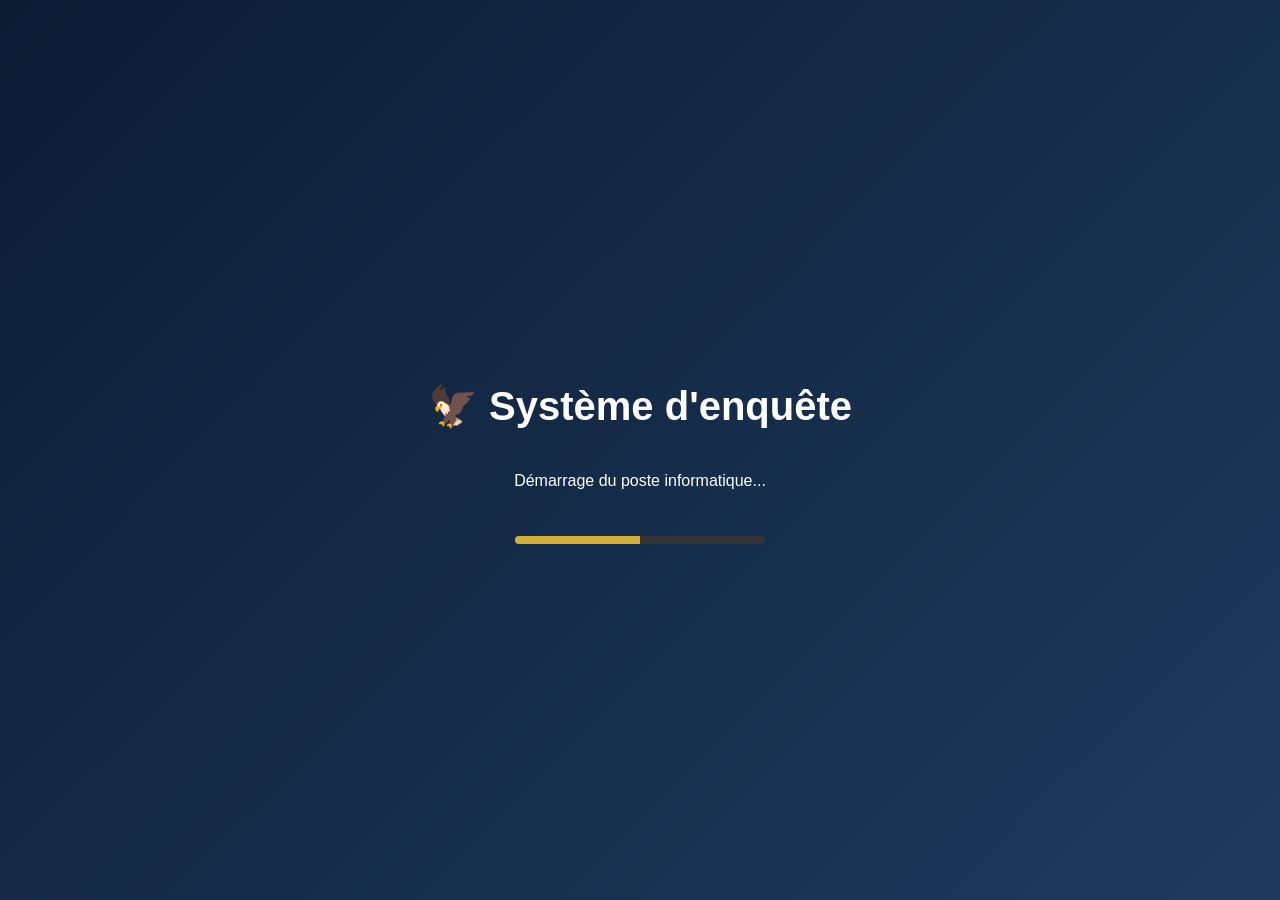
<file: index.html>
<!DOCTYPE html>
<html lang="fr">
<head>
    <meta charset="UTF-8">
    <meta name="viewport" content="width=device-width, initial-scale=1.0">
    <title>Poste GN - Système d'enquête</title>
    <link rel="stylesheet" href="style.css">
</head>

<body>

<div class="loading">
    <h1>🦅 Système d'enquête</h1>
    <p>Démarrage du poste informatique...</p>
    <div class="loader"></div>
</div>

<script>
setTimeout(function () {
    window.location.href = "ordinateur/ordinateur.html";
}, 1500);
</script>

</body>
</html>
</file>
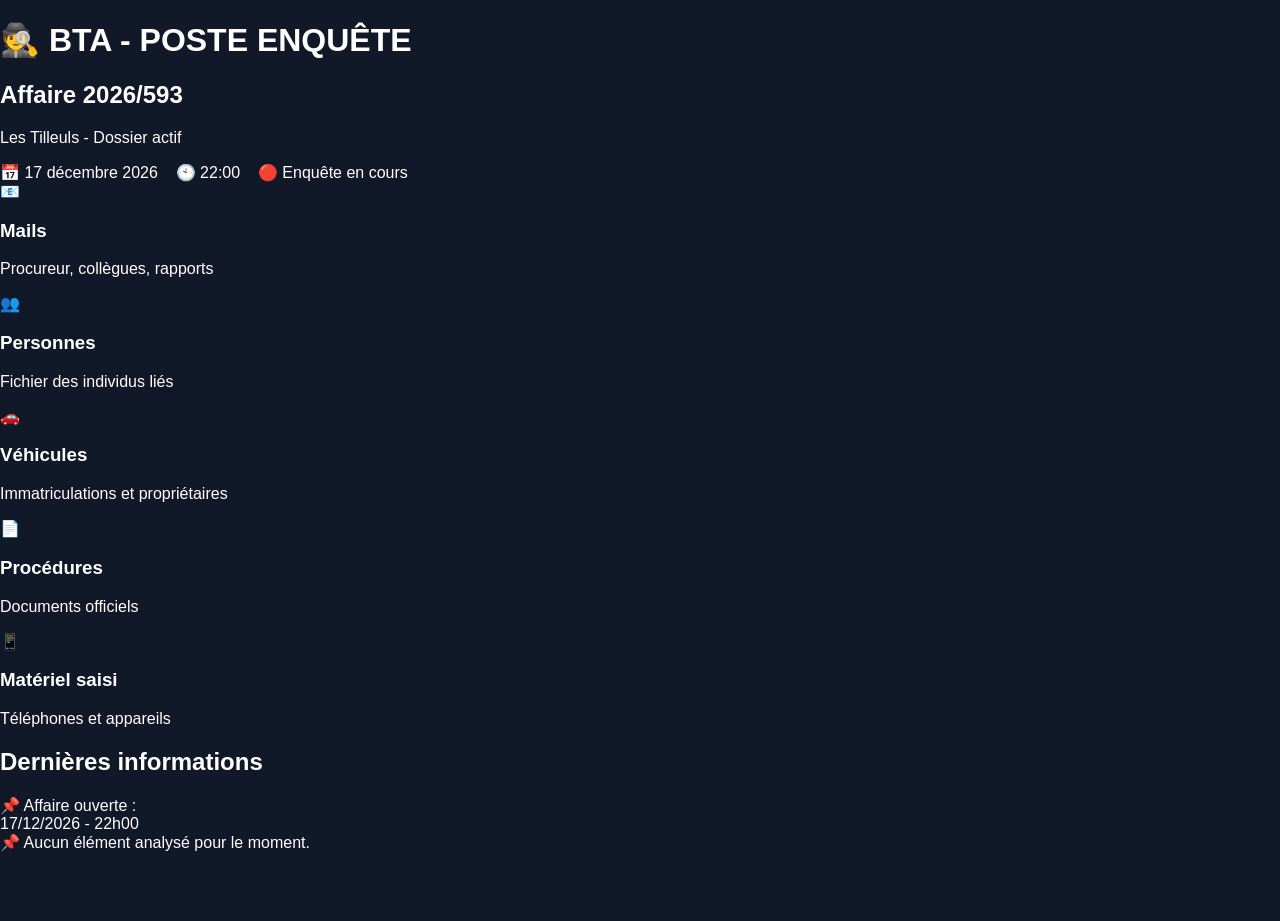
<file: ordinateur/bureau.html>
<!DOCTYPE html>
<html lang="fr">

<head>

<meta charset="UTF-8">
<meta name="viewport" content="width=device-width, initial-scale=1.0">

<title>BTA - Affaire 2026/593</title>

<link rel="stylesheet" href="../style.css">

</head>


<body>


<div class="ordinateur">


<header>

<h1>🕵️ BTA - POSTE ENQUÊTE</h1>

<h2>Affaire 2026/593</h2>

<p>
Les Tilleuls - Dossier actif
</p>


<div class="etat">

📅 17 décembre 2026

&nbsp;&nbsp;

🕙 22:00

&nbsp;&nbsp;

🔴 Enquête en cours

</div>


</header>




<section class="menu_pc">


<div class="icone_pc" onclick="ouvrir('mails.html')">

📧

<h3>Mails</h3>

<p>Procureur, collègues, rapports</p>

</div>




<div class="icone_pc" onclick="ouvrir('personnes.html')">

👥

<h3>Personnes</h3>

<p>Fichier des individus liés</p>

</div>





<div class="icone_pc" onclick="ouvrir('vehicules.html')">

🚗

<h3>Véhicules</h3>

<p>Immatriculations et propriétaires</p>

</div>





<div class="icone_pc" onclick="ouvrir('procedures.html')">

📄

<h3>Procédures</h3>

<p>Documents officiels</p>

</div>





<div class="icone_pc" onclick="ouvrir('../materiel/telephone_ryan.html')">

📱

<h3>Matériel saisi</h3>

<p>Téléphones et appareils</p>

</div>



</section>





<section class="notification_pc">


<h2>Dernières informations</h2>


<div>

📌 Affaire ouverte :
<br>
17/12/2026 - 22h00

</div>


<div>

📌 Aucun élément analysé pour le moment.

</div>



</section>



</div>





<script>


function ouvrir(page){

window.location.href = page;

}



</script>


</body>

</html>
</file>
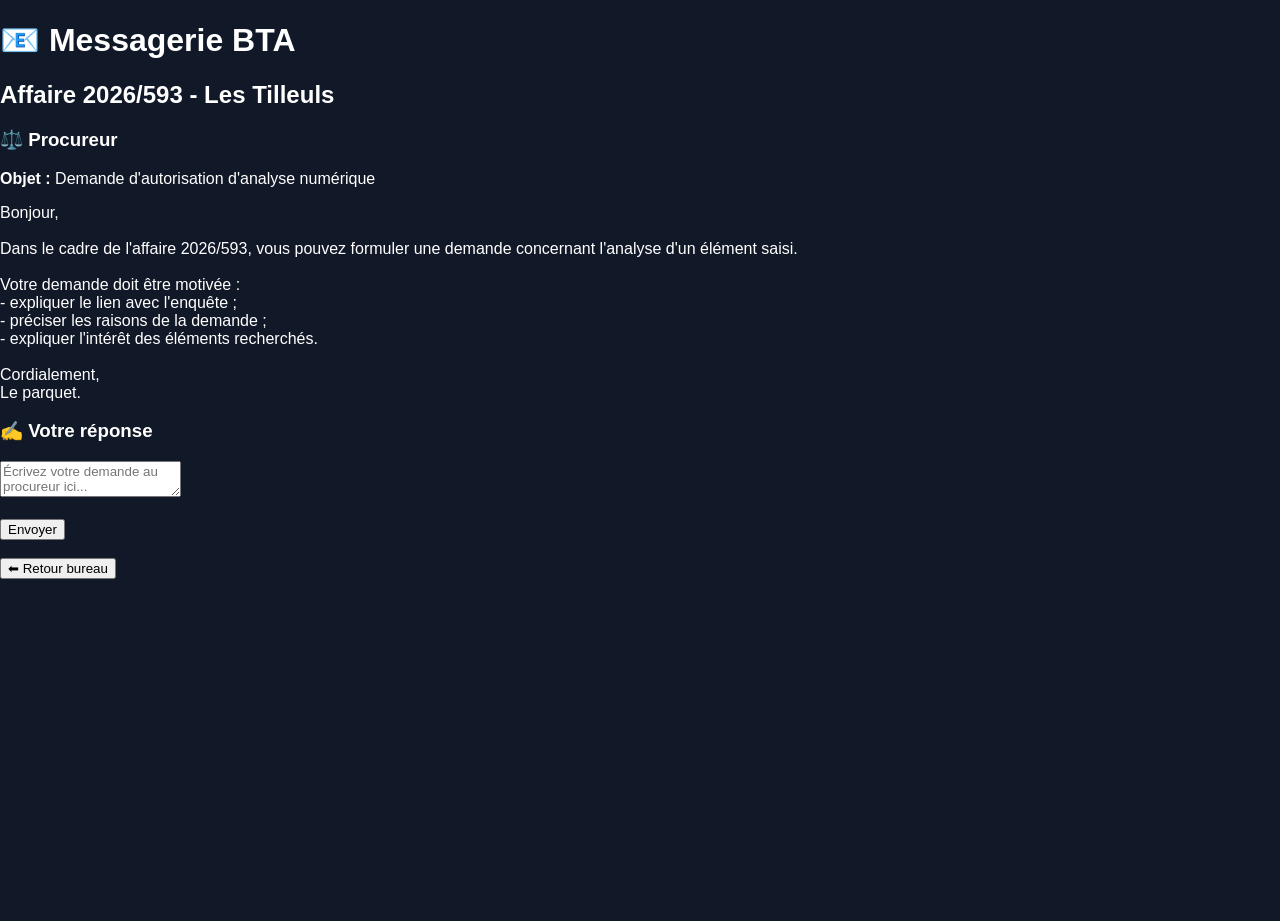
<file: ordinateur/mails.html>
<!DOCTYPE html>
<html lang="fr">

<head>

<meta charset="UTF-8">
<meta name="viewport" content="width=device-width, initial-scale=1.0">

<title>Mails BTA - Affaire 2026/593</title>

<link rel="stylesheet" href="../style.css">

</head>


<body>


<div class="page_dossier">


<h1>📧 Messagerie BTA</h1>

<h2>Affaire 2026/593 - Les Tilleuls</h2>



<div class="carte">


<h3>⚖️ Procureur</h3>


<p>
<b>Objet :</b>
Demande d'autorisation d'analyse numérique
</p>


<p>

Bonjour,

<br><br>

Dans le cadre de l'affaire 2026/593,
vous pouvez formuler une demande concernant
l'analyse d'un élément saisi.

<br><br>

Votre demande doit être motivée :
<br>
- expliquer le lien avec l'enquête ;
<br>
- préciser les raisons de la demande ;
<br>
- expliquer l'intérêt des éléments recherchés.

<br><br>

Cordialement,
<br>
Le parquet.

</p>


</div>





<div class="carte">


<h3>✍️ Votre réponse</h3>


<textarea 
id="reponse"
placeholder="Écrivez votre demande au procureur ici..."
></textarea>



<br><br>


<button onclick="envoyerMail()">

Envoyer

</button>



</div>





<div id="retour" class="carte cache">


</div>






<br>


<button onclick="retourBureau()">

⬅ Retour bureau

</button>



</div>





<script>


function envoyerMail(){


let texte =
document.getElementById("reponse").value.toLowerCase();



let points = 0;



// critères de qualité


if(
texte.includes("affaire")
||
texte.includes("enquête")
){

points++;

}



if(
texte.includes("raison")
||
texte.includes("permet")
||
texte.includes("afin")
){

points++;

}



if(
texte.includes("preuve")
||
texte.includes("élément")
||
texte.includes("information")
){

points++;

}



if(
texte.includes("téléphone")
||
texte.includes("appareil")
||
texte.includes("donnée")
){

points++;

}




let resultat =
document.getElementById("retour");



resultat.classList.remove("cache");





if(points >= 3){


resultat.innerHTML =

`
<h3>✅ Autorisation accordée</h3>

<p>
Votre demande est suffisamment motivée.
<br><br>
Le procureur autorise la poursuite des investigations.
</p>
`;



}

else{


resultat.innerHTML =

`
<h3>❌ Demande refusée</h3>

<p>
Votre demande manque de justification.
<br><br>
Le procureur demande une motivation plus précise.
</p>
`;



}



}





function retourBureau(){


window.location.href="bureau.html";


}



</script>



</body>

</html>
</file>
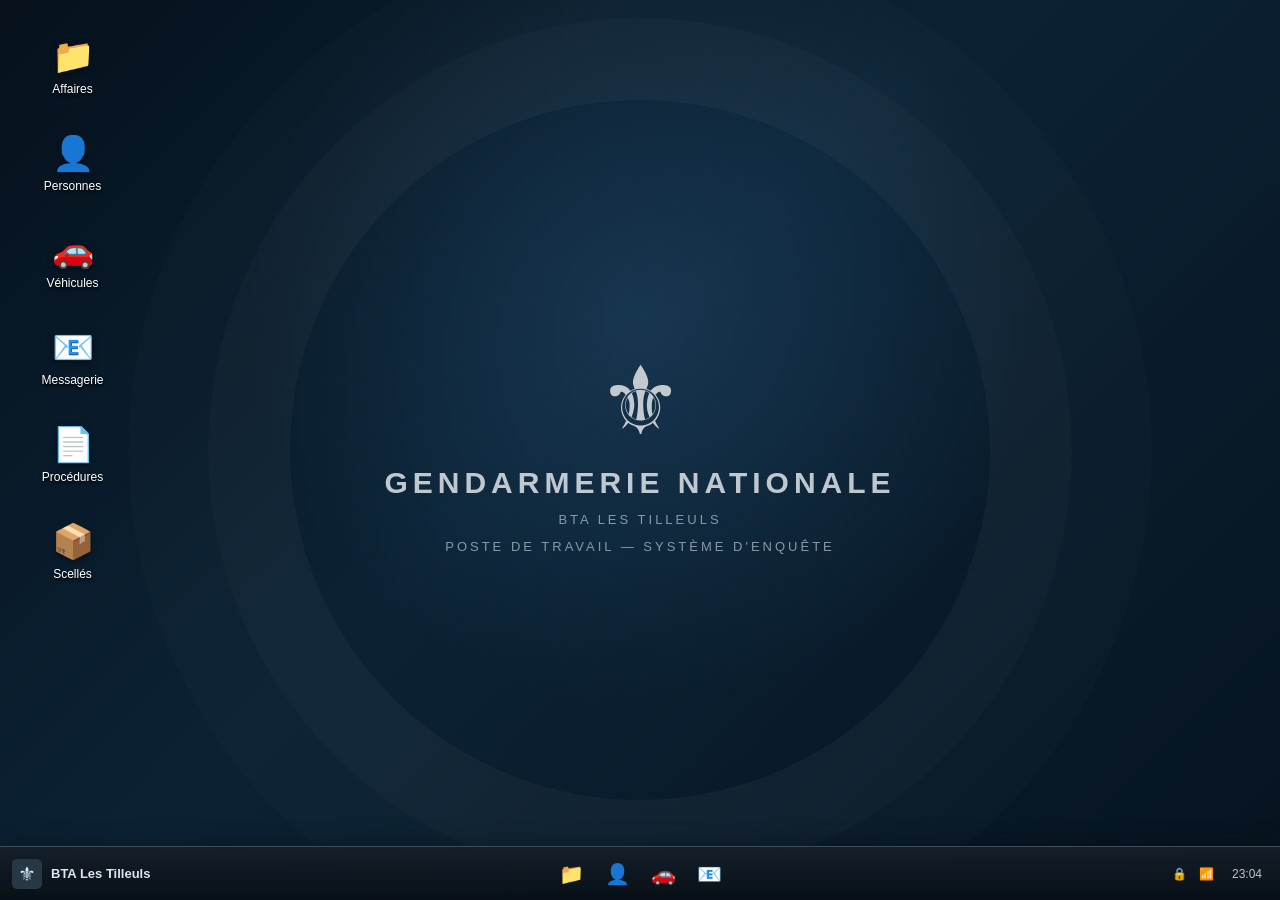
<file: ordinateur/ordinateur.html>
<!DOCTYPE html>
<html lang="fr">

<head>

    <meta charset="UTF-8">

    <meta
        name="viewport"
        content="width=device-width, initial-scale=1.0"
    >

    <title>Poste GN - BTA Les Tilleuls</title>

    <link
        rel="stylesheet"
        href="ordinateur.css"
    >

</head>

<body>
<!-- =========================================
     BUREAU PRINCIPAL
========================================= -->

<main class="desktop">


    <!-- FOND D'ÉCRAN -->

    <div class="wallpaper">

        <div class="gn-logo">

            <div class="eagle">
                ⚜
            </div>

            <h1>
                GENDARMERIE NATIONALE
            </h1>

            <p>
                BTA LES TILLEULS
            </p>

            <p class="system-name">
                POSTE DE TRAVAIL — SYSTÈME D'ENQUÊTE
            </p>

        </div>

    </div>



    <!-- =========================================
         ICÔNES DU BUREAU
    ========================================= -->

    <section class="desktop-icons">


        <button
            class="desktop-icon"
            onclick="openWindow('affairesWindow')"
        >

            <span>📁</span>

            <strong>
                Affaires
            </strong>

        </button>



        <button
            class="desktop-icon"
            onclick="openWindow('personnesWindow')"
        >

            <span>👤</span>

            <strong>
                Personnes
            </strong>

        </button>



        <button
            class="desktop-icon"
            onclick="openWindow('vehiculesWindow')"
        >

            <span>🚗</span>

            <strong>
                Véhicules
            </strong>

        </button>



        <button
            class="desktop-icon"
            onclick="openWindow('mailsWindow')"
        >

            <span>📧</span>

            <strong>
                Messagerie
            </strong>

        </button>



        <button
            class="desktop-icon"
            onclick="openWindow('proceduresWindow')"
        >

            <span>📄</span>

            <strong>
                Procédures
            </strong>

        </button>



        <button
            class="desktop-icon"
            onclick="openWindow('scellesWindow')"
        >

            <span>📦</span>

            <strong>
                Scellés
            </strong>

        </button>


    </section>



    <!-- =========================================
         FENÊTRE AFFAIRES
    ========================================= -->

    <section
        class="app-window"
        id="affairesWindow"
    >

        <header class="window-header">

            <span>
                📁 Base des affaires
            </span>

            <button
                onclick="closeWindow('affairesWindow')"
            >
                ✕
            </button>

        </header>


        <div class="window-body">

            <h2>
                Affaires enregistrées
            </h2>


           <article
    class="case-card"
    onclick="ouvrirDossierAffaire('2026-593')"
    style="cursor: pointer;"
>

    <h3>
        2026-593 — Homicide/Fusillade
    </h3>

    <p>
        Enquête en cours.
    </p>

    <span class="status">
        EN COURS
    </span>

</article>

            <article class="case-card">

                <h3>
                    2026-578 — Cambriolages multiples
                </h3>

                <p>
                    Plusieurs faits recensés sur le secteur.
                </p>

                <span class="status">
                    EN COURS
                </span>

            </article>


            <article class="case-card">

                <h3>
                    2026-561 — Disparition inquiétante
                </h3>

                <p>
                    Investigations en cours.
                </p>

                <span class="status">
                    EN COURS
                </span>

            </article>

             <article class="case-card">

                <h3>
                    2026-595 — Vol de carburant
                </h3>

                <p>
                    Plusieurs faits recensés sur le secteur.
                </p>

                <span class="status">
                    EN COURS
                </span>

            </article>

             <article class="case-card">

                <h3>
                    2026-641 — Cambriolages
                </h3>

                <p>
                    Investigations en cours.
                </p>

                <span class="status">
                    EN COURS
                </span>

            </article>

        </div>

    </section>



    <!-- =========================================
         FENÊTRE PERSONNES
    ========================================= -->

    <section
        class="app-window"
        id="personnesWindow"
    >

        <header class="window-header">

            <span>
                👤 Base personnes
            </span>

            <button
                onclick="closeWindow('personnesWindow')"
            >
                ✕
            </button>

        </header>


        <div class="window-body">

            <h2>
                Recherche de personne
            </h2>


            <div class="search-box">

                <input
                    id="personSearch"
                    type="text"
                    placeholder="Nom, prénom ou identifiant"
                >


                <button
                    type="button"
                    onclick="searchPerson()"
                >
                    Rechercher
                </button>

            </div>


            <div id="personResult">

                <p class="empty-result">

                    Entrez un nom pour effectuer une recherche.

                </p>

            </div>

        </div>

    </section>



    <!-- =========================================
         FENÊTRE VÉHICULES
    ========================================= -->

    <section
        class="app-window"
        id="vehiculesWindow"
    >

        <header class="window-header">

            <span>
                🚗 Base véhicules
            </span>

            <button
                onclick="closeWindow('vehiculesWindow')"
            >
                ✕
            </button>

        </header>


        <div class="window-body">

            <h2>
                Recherche de véhicule
            </h2>


            <div class="search-box">

                <input
                    id="vehicleSearch"
                    type="text"
                    placeholder="Immatriculation, marque ou modèle"
                >


                <button
                    type="button"
                    onclick="searchVehicle()"
                >
                    Rechercher
                </button>

            </div>


            <div id="vehicleResult">

                <p class="empty-result">

                    Entrez une immatriculation,
                    une marque ou un modèle.

                </p>

            </div>

        </div>

    </section>



    <!-- =========================================
         FENÊTRE MAILS
    ========================================= -->

    <section
        class="app-window"
        id="mailsWindow"
    >

        <header class="window-header">

            <span>
                📧 Messagerie interne
            </span>

            <button
                onclick="closeWindow('mailsWindow')"
            >
                ✕
            </button>

        </header>


        <div class="window-body">

            <h2>
                Boîte de réception
            </h2>


            <article class="mail-card">

                <strong>
                    Commandement territorial
                </strong>

                <p>
                    Mise à jour des dossiers en cours demandée.
                </p>

                <small>
                    Aujourd'hui — 09:14
                </small>

            </article>


            <article class="mail-card">

                <strong>
                    Unité scientifique
                </strong>

                <p>
                    Résultats disponibles dans un dossier d'enquête.
                </p>

                <small>
                    Hier — 17:42
                </small>

            </article>


            <article class="mail-card">

                <strong>
                    BTA voisine
                </strong>

                <p>
                    Transmission d'informations concernant un véhicule.
                </p>

                <small>
                    04/08/2026 — 08:31
                </small>

            </article>

        </div>

    </section>



    <!-- =========================================
         FENÊTRE PROCÉDURES
    ========================================= -->

    <section
        class="app-window"
        id="proceduresWindow"
    >

        <header class="window-header">

            <span>
                📄 Procédures
            </span>

            <button
                onclick="closeWindow('proceduresWindow')"
            >
                ✕
            </button>

        </header>


        <div class="window-body">

            <h2>
                Documents disponibles
            </h2>


            <div class="document-item">

                📄 Procès-verbal d'audition

            </div>


            <div class="document-item">

                📄 Rapport d'intervention

            </div>


            <div class="document-item">

                📄 Réquisition

            </div>


            <div class="document-item">

                📄 Rapport technique

            </div>

        </div>

    </section>



    <!-- =========================================
         FENÊTRE SCELLÉS
    ========================================= -->

    <section
        class="app-window"
        id="scellesWindow"
    >

        <header class="window-header">

            <span>
                📦 Registre des scellés
            </span>

            <button
                onclick="closeWindow('scellesWindow')"
            >
                ✕
            </button>

        </header>


        <div class="window-body">

            <h2>
                Scellés enregistrés
            </h2>


            <div class="document-item">

                📦 SC-001 — Support numérique

            </div>


            <div class="document-item">

                📦 SC-002 — Documents

            </div>


            <div class="document-item">

                📦 SC-003 — Objet personnel

            </div>

        </div>

    </section>



    <!-- =========================================
         BARRE DES TÂCHES
    ========================================= -->

    <footer class="taskbar">


        <div class="start-area">

            <span class="windows-logo">

                ⚜

            </span>


            <strong>

                BTA Les Tilleuls

            </strong>

        </div>



        <div class="taskbar-center">


            <button
                onclick="openWindow('affairesWindow')"
            >
                📁
            </button>


            <button
                onclick="openWindow('personnesWindow')"
            >
                👤
            </button>


            <button
                onclick="openWindow('vehiculesWindow')"
            >
                🚗
            </button>


            <button
                onclick="openWindow('mailsWindow')"
            >
                📧
            </button>


        </div>



        <div class="system-area">

            <span>
                🔒
            </span>

            <span>
                📶
            </span>

            <span id="clock">

                00:00

            </span>

        </div>


    </footer>


</main>



<!-- =========================================
     BASE DES PERSONNES
     IMPORTANT : même dossier
========================================= -->

    <script src="./base_personnes.js"></script>

    
<!-- =========================================
     JAVASCRIPT DU POSTE
========================================= -->

<script>


/* =========================================
   HORLOGE
========================================= */

function updateClock() {

    const now = new Date();

    const hours =
        String(now.getHours())
        .padStart(2, "0");

    const minutes =
        String(now.getMinutes())
        .padStart(2, "0");


    const clock =
        document.getElementById("clock");


    if (clock) {

        clock.textContent =
            hours + ":" + minutes;

    }

}


updateClock();

setInterval(
    updateClock,
    1000
);



/* =========================================
   OUVRIR UNE FENÊTRE
========================================= */

function openWindow(id) {

    const windowElement =
        document.getElementById(id);


    if (windowElement) {

        windowElement.style.display =
            "flex";

    }

}



/* =========================================
   FERMER UNE FENÊTRE
========================================= */

function closeWindow(id) {

    const windowElement =
        document.getElementById(id);


    if (windowElement) {

        windowElement.style.display =
            "none";

    }

}



/* =========================================
   RECHERCHE PERSONNES
========================================= */

function searchPerson() {

    const input = document.getElementById("personSearch");
    const result = document.getElementById("personResult");

    if (!input || !result) {
        return;
    }

    const search = input.value.trim().toLowerCase();

    if (search === "") {
        result.innerHTML =
            "<p class='empty-result'>Veuillez saisir un nom.</p>";
        return;
    }

    const liste = Array.isArray(window.personnes)
        ? window.personnes
        : [];

    const resultats = liste.filter(function (personne) {

        const nom =
            String(personne.nom || "").toLowerCase();

        const prenom =
            String(personne.prenom || "").toLowerCase();

        const id =
            String(personne.id || "").toLowerCase();

        return (
            nom.includes(search) ||
            prenom.includes(search) ||
            id === search
        );

    });

    if (resultats.length === 0) {

        result.innerHTML =
            "<p class='empty-result'>Aucune personne trouvée.</p>";

        return;
    }

    result.innerHTML = resultats.map(function (personne) {

        let appareilsHTML = "";

        if (
            Array.isArray(personne.appareils) &&
            personne.appareils.length > 0
        ) {

            appareilsHTML = `
                <h4>Appareil(s) enregistré(s)</h4>

                ${personne.appareils.map(function (appareil) {

                    return `
                        <div class="document-item">

                            <strong>
                                ${appareil.type || "Appareil"}
                            </strong>

                            <br>

                            Marque :
                            ${appareil.marque || "Non renseignée"}

                            <br>

                            Modèle :
                            ${appareil.modele || "Non renseigné"}

                            <br>

                            Couleur :
                            ${appareil.couleur || "Non renseignée"}

                            ${
                                appareil.stockage
                                ? `<br>Stockage : ${appareil.stockage}`
                                : ""
                            }

                            ${
                                appareil.numeroSerie
                                ? `<br>Numéro de série : ${appareil.numeroSerie}`
                                : ""
                            }

                        </div>
                    `;

                }).join("")}
            `;

        } else {

            appareilsHTML = `
                <h4>Appareil(s)</h4>
                <p>Aucun appareil enregistré.</p>
            `;

        }


        let vehiculesHTML = "";

        if (
            Array.isArray(personne.vehicules) &&
            personne.vehicules.length > 0
        ) {

            vehiculesHTML = `
                <h4>Véhicule(s)</h4>

                ${personne.vehicules.map(function (vehicule) {

                    return `
                        <div class="document-item">

                            <strong>
                                ${vehicule.marque || "Marque inconnue"}
                                ${vehicule.modele || ""}
                            </strong>

                            ${
                                vehicule.type
                                ? `<br>Type : ${vehicule.type}`
                                : ""
                            }

                            <br>

                            Couleur :
                            ${vehicule.couleur || "Non renseignée"}

                            <br>

                            Immatriculation :
                            ${vehicule.immatriculation || "Non renseignée"}

                            ${
                                vehicule.numeroSerie
                                ? `<br>Numéro de série : ${vehicule.numeroSerie}`
                                : ""
                            }

                            <br>

                            Propriétaire :
                            ${vehicule.proprietaire || "Non renseigné"}

                            <br>

                            Assuré :
                            ${vehicule.assure || "Non renseigné"}

                            <br>

                            Contrôle technique :
                            ${vehicule.controleTechnique || "Non renseigné"}

                        </div>
                    `;

                }).join("")}
            `;

        } else {

            vehiculesHTML = `
                <h4>Véhicule(s)</h4>
                <p>Aucun véhicule enregistré.</p>
            `;

        }


        return `

            <article class="person-card">

                <h3>
                    ${personne.prenom || ""}
                    ${personne.nom || ""}
                </h3>

                <p>
                    <strong>Identifiant :</strong>
                    ${personne.id ?? "Non renseigné"}
                </p>

                <p>
                    <strong>Date de naissance :</strong>
                    ${personne.dateNaissance || "Non renseignée"}
                </p>

                <p>
                    <strong>Lieu de naissance :</strong>
                    ${personne.lieuNaissance || "Non renseigné"}
                </p>

                <p>
                    <strong>Nationalité :</strong>
                    ${personne.nationalite || "Non renseignée"}
                </p>

                <p>
                    <strong>Âge :</strong>
                    ${personne.age ?? "Non renseigné"}
                </p>

                <p>
                    <strong>Adresse :</strong>
                    ${personne.adresse || "Non renseignée"}
                </p>

                <p>
                    <strong>Ville :</strong>
                    ${personne.ville || "Non renseignée"}
                </p>

                <p>
                    <strong>Département :</strong>
                    ${personne.departement || "Non renseigné"}
                </p>

                <p>
                    <strong>Situation familiale :</strong>
                    ${personne.situationFamiliale || "Non renseignée"}
                </p>

                <p>
                    <strong>Profession :</strong>
                    ${personne.profession || "Non renseignée"}
                </p>

                <p>
                    <strong>Lieu de travail :</strong>
                    ${personne.lieuDeTravail || "Non renseigné"}
                </p>

                <p>
                    <strong>Téléphone :</strong>
                    ${personne.telephone || "Non renseigné"}
                </p>

                <p>
                    <strong>Antécédents :</strong>
                    ${personne.antecedents || "Aucun"}
                </p>

                <p>
                    <strong>Recherche :</strong>
                    ${personne.recherche || "Non"}
                </p>

                ${
    personne.situationAdministrative
    ?
    `
        <p>
            <strong>Situation administrative :</strong>
            OQTF : ${personne.situationAdministrative.oqtf || "Non renseignée"}
        </p>

        <p>
            <strong>Statut :</strong>
            ${personne.situationAdministrative.statut || "Non renseigné"}
        </p>
    `
    :
    ""
}

                ${
                    personne.motifRecherche
                    ? `
                        <p>
                            <strong>Motif de recherche :</strong>
                            ${personne.motifRecherche}
                        </p>
                    `
                    : ""
                }

                ${appareilsHTML}

                ${vehiculesHTML}

            </article>

        `;

    }).join("");
}
    
/* =========================================
   RECHERCHE VÉHICULES
========================================= */

function searchVehicle() {

    const input =
        document.getElementById("vehicleSearch");

    const result =
        document.getElementById("vehicleResult");

    if (!input || !result) {
        return;
    }

    const search =
        input.value
        .trim()
        .toLowerCase();

    if (search === "") {

        result.innerHTML =
            "<p class='empty-result'>Veuillez saisir une recherche.</p>";

        return;
    }

    const liste =
        Array.isArray(window.personnes)
            ? window.personnes
            : [];

    let resultats = [];

    liste.forEach(function(personne) {

        if (!Array.isArray(personne.vehicules)) {
            return;
        }

        personne.vehicules.forEach(function(vehicule) {

            const texte =
                [
                    vehicule.type,
                    vehicule.marque,
                    vehicule.modele,
                    vehicule.couleur,
                    vehicule.immatriculation,
                    vehicule.numeroSerie,
                    vehicule.proprietaire,
                    vehicule.assure,
                    vehicule.controleTechnique
                ]
                .filter(Boolean)
                .join(" ")
                .toLowerCase();

            if (texte.includes(search)) {

                resultats.push({
                    personne: personne,
                    vehicule: vehicule
                });

            }

        });

    });

    if (resultats.length === 0) {

        result.innerHTML =
            "<p class='empty-result'>Aucun résultat trouvé.</p>";

        return;
    }

    result.innerHTML =
        resultats.map(function(item) {

            return `

                <article class="vehicle-card">

                    <h3>
                        ${item.vehicule.marque || "Marque inconnue"}
                        ${item.vehicule.modele || ""}
                    </h3>

                    <p>
                        <strong>Type :</strong>
                        ${item.vehicule.type || "Non renseigné"}
                    </p>

                    <p>
                        <strong>Marque :</strong>
                        ${item.vehicule.marque || "Non renseignée"}
                    </p>

                    <p>
                        <strong>Modèle :</strong>
                        ${item.vehicule.modele || "Non renseigné"}
                    </p>

                    <p>
                        <strong>Couleur :</strong>
                        ${item.vehicule.couleur || "Non renseignée"}
                    </p>

                    <p>
                        <strong>Immatriculation :</strong>
                        ${item.vehicule.immatriculation || "Non renseignée"}
                    </p>

                    <p>
                        <strong>Numéro de série :</strong>
                        ${item.vehicule.numeroSerie || "Non renseigné"}
                    </p>

                    <p>
                        <strong>Propriétaire :</strong>
                        ${item.vehicule.proprietaire || "Non renseigné"}
                    </p>

                    <p>
                        <strong>Assuré :</strong>
                        ${item.vehicule.assure || "Non renseigné"}
                    </p>

                    <p>
                        <strong>Contrôle technique :</strong>
                        ${item.vehicule.controleTechnique || "Non renseigné"}
                    </p>

                    <hr>

                    <p>
                        <strong>Personne associée :</strong>
                        ${item.personne.prenom || ""}
                        ${item.personne.nom || ""}
                    </p>

                    <p>
                        <strong>Identifiant :</strong>
                        ${item.personne.id ?? "Non renseigné"}
                    </p>

                    <button
                        type="button"
                        onclick="ouvrirFichePersonneDepuisVehicule(${item.personne.id})"
                    >
                        👤 Ouvrir la fiche de la personne
                    </button>

                </article>

            `;

        })
        .join("");
}


/* =========================================
   OUVRIR LA FICHE PERSONNE
========================================= */

function ouvrirFichePersonneDepuisVehicule(personId) {

    const liste =
        Array.isArray(window.personnes)
            ? window.personnes
            : [];

    const personne =
        liste.find(function(personne) {

            return String(personne.id) === String(personId);

        });

    if (!personne) {
        return;
    }

    closeWindow("vehiculesWindow");

    openWindow("personnesWindow");

    const input =
        document.getElementById("personSearch");

    if (input) {

        input.value =
            personne.nom || "";

    }

    searchPerson();
}
/* =========================================
   FIN DU JAVASCRIPT DU POSTE
========================================= */
function ouvrirDossierAffaire(numeroAffaire) {

    if (numeroAffaire === "2026-593") {

       window.location.href =
    "../pages/enquete.html";

    }
}
    
</script>
    
</body>

</html>
</file>
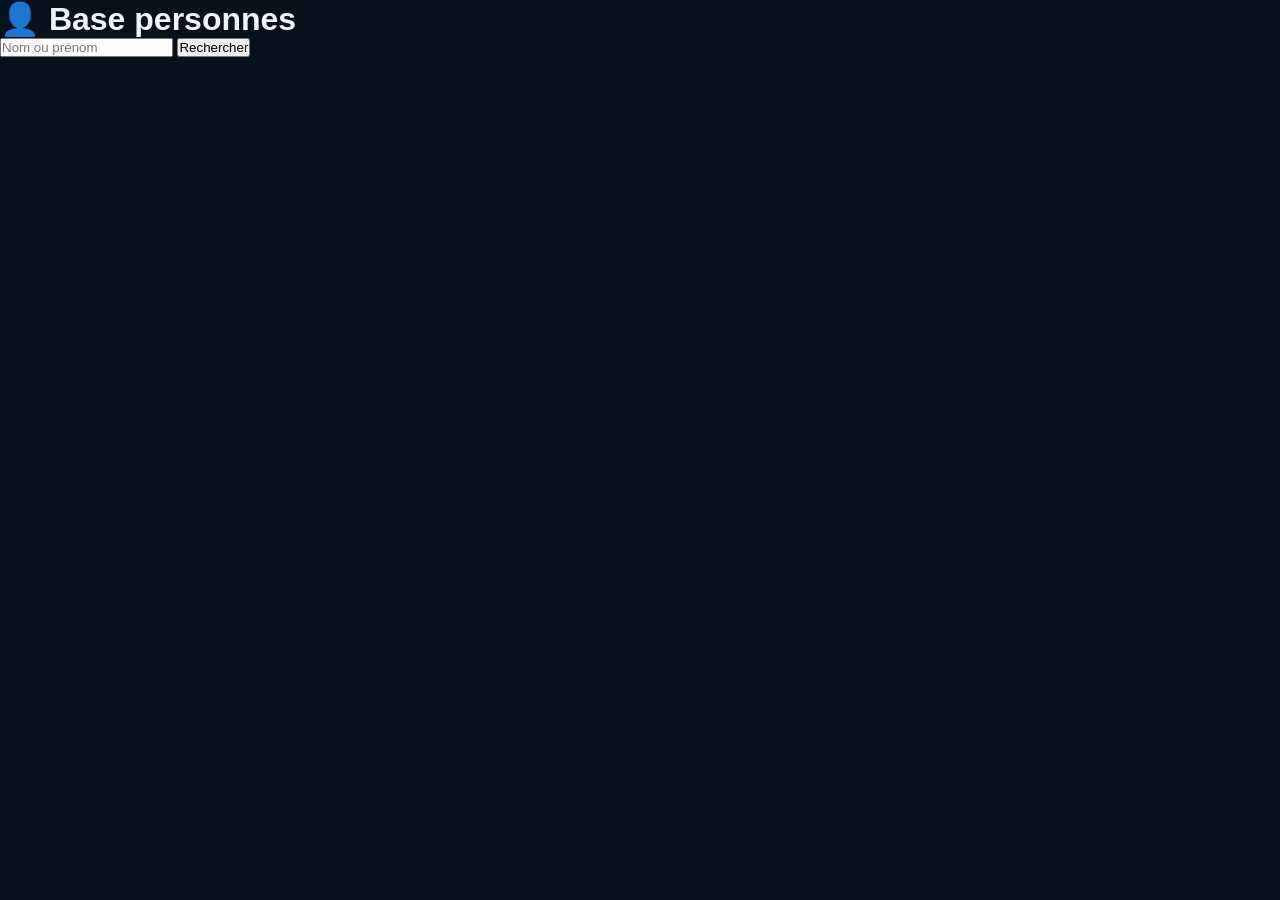
<file: ordinateur/personnes.html>
<!DOCTYPE html>
<html lang="fr">

<head>

<meta charset="UTF-8">

<title>Recherche personnes</title>

<link rel="stylesheet" href="ordinateur.css">

</head>


<body>


<h1>👤 Base personnes</h1>


<input id="recherche" placeholder="Nom ou prénom">


<button onclick="chercher()">
Rechercher
</button>


<div id="resultats"></div>



<script src="base_personnes.js"></script>


<script>


function chercher(){


let recherche =
document.getElementById("recherche")
.value
.toLowerCase();



let resultat =
personnes.filter(p =>

p.nom.toLowerCase().includes(recherche)
||
p.prenom.toLowerCase().includes(recherche)

);



document.getElementById("resultats").innerHTML =

resultat.map(p=>`

<div>

<h2>${p.prenom} ${p.nom}</h2>

<p>Date naissance : ${p.dateNaissance}</p>

<p>Lieu naissance : ${p.lieuNaissance}</p>

<p>Ville : ${p.ville}</p>

<p>Profession : ${p.profession}</p>

<p>Téléphone : ${p.telephone}</p>

<p>Antécédents : ${p.antecedents}</p>

<p>Recherche : ${p.recherche}</p>


</div>

`).join("");


}


</script>


</body>
</html>
</file>
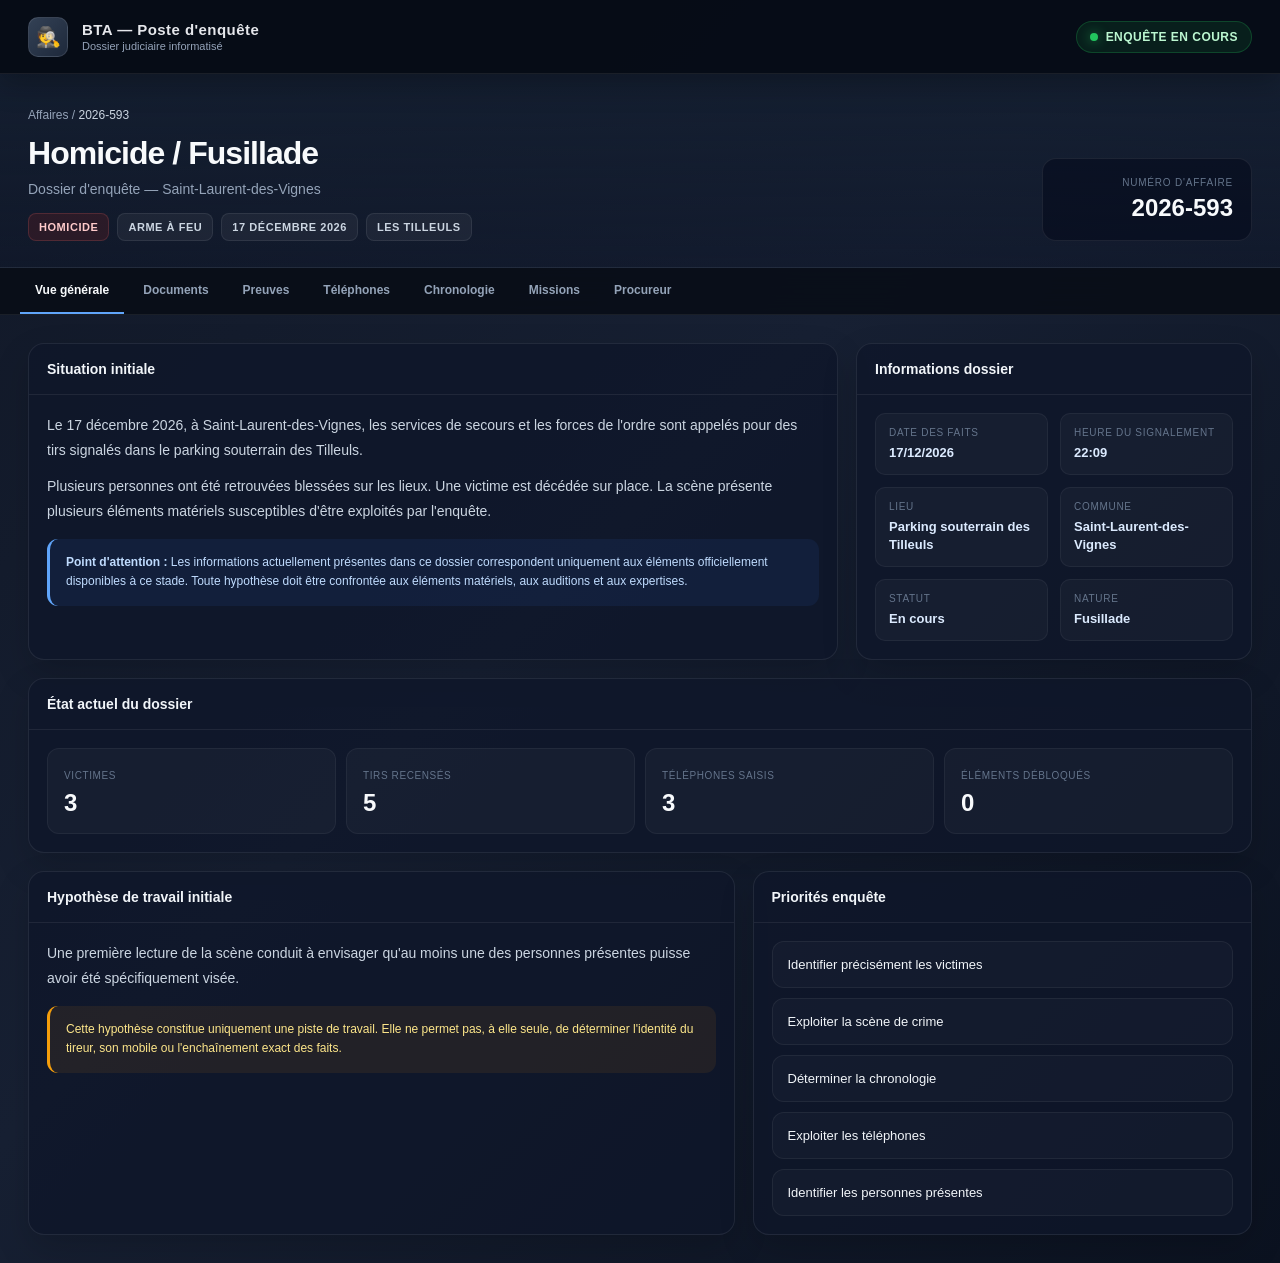
<file: pages/enquete.html>
<!DOCTYPE html>
<html lang="fr">

<head>

    <meta charset="UTF-8">

    <meta
        name="viewport"
        content="width=device-width, initial-scale=1.0"
    >

    <title>Affaire 2026-593 — Dossier d'enquête</title>

    <style>

        * {
            box-sizing: border-box;
        }

        html {
            scroll-behavior: smooth;
        }

        body {

            margin: 0;

            font-family:
                "Segoe UI",
                Tahoma,
                Arial,
                sans-serif;

            background:
                linear-gradient(
                    135deg,
                    #111827 0%,
                    #172033 45%,
                    #0b1220 100%
                );

            color: #e5e7eb;

            min-height: 100vh;
        }


        .page {

            min-height: 100vh;

            display: flex;
            flex-direction: column;
        }


        .topbar {

            height: 74px;

            display: flex;

            align-items: center;

            justify-content: space-between;

            padding: 0 28px;

            background:
                rgba(7, 12, 22, 0.96);

            border-bottom:
                1px solid rgba(255, 255, 255, 0.08);

            box-shadow:
                0 8px 30px rgba(0, 0, 0, 0.28);

            position: sticky;

            top: 0;

            z-index: 50;
        }


        .brand {

            display: flex;

            align-items: center;

            gap: 14px;
        }


        .brand-mark {

            width: 40px;
            height: 40px;

            border-radius: 10px;

            display: flex;

            align-items: center;

            justify-content: center;

            background:
                linear-gradient(
                    135deg,
                    #334155,
                    #1e293b
                );

            border:
                1px solid rgba(255, 255, 255, 0.10);

            font-size: 20px;
        }


        .brand-text {

            display: flex;

            flex-direction: column;
        }


        .brand-title {

            font-size: 15px;

            font-weight: 700;

            letter-spacing: 0.03em;
        }


        .brand-subtitle {

            font-size: 11px;

            color: #94a3b8;

            margin-top: 2px;
        }


        .topbar-status {

            display: flex;

            align-items: center;

            gap: 12px;
        }


        .status-pill {

            display: inline-flex;

            align-items: center;

            gap: 8px;

            padding: 8px 13px;

            border-radius: 999px;

            font-size: 12px;

            font-weight: 700;

            letter-spacing: 0.04em;
        }


        .status-dot {

            width: 8px;
            height: 8px;

            border-radius: 50%;

            background: #22c55e;

            box-shadow:
                0 0 12px rgba(34, 197, 94, 0.65);
        }


        .status-open {

            color: #bbf7d0;

            background:
                rgba(22, 101, 52, 0.22);

            border:
                1px solid rgba(34, 197, 94, 0.24);
        }


        .case-header {

            padding:
                34px 28px 26px;

            border-bottom:
                1px solid rgba(255, 255, 255, 0.06);

            background:
                linear-gradient(
                    180deg,
                    rgba(20, 31, 49, 0.86),
                    rgba(15, 23, 42, 0.55)
                );
        }


        .case-header-inner {

            max-width: 1450px;

            margin: 0 auto;
        }


        .breadcrumb {

            font-size: 12px;

            color: #94a3b8;

            margin-bottom: 14px;
        }


        .breadcrumb span {
            color: #cbd5e1;
        }


        .case-main {

            display: flex;

            align-items: flex-end;

            justify-content: space-between;

            gap: 30px;
        }


        .case-title {

            margin: 0;

            font-size: 32px;

            line-height: 1.1;

            letter-spacing: -0.03em;

            color: #f8fafc;
        }


        .case-subtitle {

            margin: 10px 0 0;

            color: #94a3b8;

            font-size: 14px;
        }


        .case-tags {

            display: flex;

            flex-wrap: wrap;

            gap: 8px;

            margin-top: 16px;
        }


        .tag {

            padding: 7px 10px;

            border-radius: 8px;

            font-size: 11px;

            font-weight: 700;

            text-transform: uppercase;

            letter-spacing: 0.05em;

            background:
                rgba(255, 255, 255, 0.05);

            border:
                1px solid rgba(255, 255, 255, 0.08);

            color: #cbd5e1;
        }


        .tag-red {

            color: #fecaca;

            background:
                rgba(127, 29, 29, 0.24);

            border-color:
                rgba(248, 113, 113, 0.18);
        }


        .case-number {

            min-width: 210px;

            padding: 18px;

            border-radius: 14px;

            background:
                rgba(2, 6, 23, 0.46);

            border:
                1px solid rgba(255, 255, 255, 0.08);

            text-align: right;
        }


        .case-number-label {

            font-size: 10px;

            text-transform: uppercase;

            color: #64748b;

            letter-spacing: 0.08em;
        }


        .case-number-value {

            display: block;

            margin-top: 6px;

            font-size: 24px;

            font-weight: 800;

            color: #f8fafc;
        }


        .tabs-wrap {

            position: sticky;

            top: 74px;

            z-index: 40;

            background:
                rgba(9, 14, 24, 0.94);

            backdrop-filter:
                blur(14px);

            border-bottom:
                1px solid rgba(255, 255, 255, 0.07);
        }


        .tabs {

            max-width: 1450px;

            margin: 0 auto;

            padding: 0 20px;

            display: flex;

            gap: 4px;

            overflow-x: auto;
        }


        .tab {

            border: 0;

            background: transparent;

            color: #94a3b8;

            padding: 15px 15px;

            font-size: 12px;

            font-weight: 700;

            cursor: pointer;

            white-space: nowrap;

            border-bottom:
                2px solid transparent;

            transition:
                0.18s ease;
        }


        .tab:hover {

            color: #e2e8f0;

            background:
                rgba(255, 255, 255, 0.03);
        }


        .tab.active {

            color: #f8fafc;

            border-bottom-color:
                #60a5fa;
        }


        .content {

            width: 100%;

            max-width: 1450px;

            margin: 0 auto;

            padding: 28px;
        }


        .panel {

            display: none;

            animation:
                panelFade 0.22s ease;
        }


        .panel.active {

            display: block;
        }


        @keyframes panelFade {

            from {
                opacity: 0;
                transform:
                    translateY(4px);
            }

            to {
                opacity: 1;
                transform:
                    translateY(0);
            }
        }


        .grid {

            display: grid;

            grid-template-columns:
                repeat(12, 1fr);

            gap: 18px;
        }


        .card {

            background:
                rgba(15, 23, 42, 0.78);

            border:
                1px solid rgba(255, 255, 255, 0.08);

            border-radius: 16px;

            box-shadow:
                0 14px 35px rgba(0, 0, 0, 0.16);

            overflow: hidden;
        }


        .card-header {

            display: flex;

            align-items: center;

            justify-content: space-between;

            gap: 15px;

            padding: 17px 18px;

            border-bottom:
                1px solid rgba(255, 255, 255, 0.07);
        }


        .card-title {

            margin: 0;

            font-size: 14px;

            color: #f1f5f9;
        }


        .card-body {

            padding: 18px;
        }


        .span-8 {
            grid-column: span 8;
        }

        .span-7 {
            grid-column: span 7;
        }

        .span-6 {
            grid-column: span 6;
        }

        .span-5 {
            grid-column: span 5;
        }

        .span-4 {
            grid-column: span 4;
        }

        .span-3 {
            grid-column: span 3;
        }


        .full {
            grid-column: 1 / -1;
        }


        .info-grid {

            display: grid;

            grid-template-columns:
                repeat(2, minmax(0, 1fr));

            gap: 12px;
        }


        .info-item {

            padding: 13px;

            border-radius: 10px;

            background:
                rgba(255, 255, 255, 0.03);

            border:
                1px solid rgba(255, 255, 255, 0.05);
        }


        .info-label {

            display: block;

            font-size: 10px;

            text-transform: uppercase;

            letter-spacing: 0.07em;

            color: #64748b;

            margin-bottom: 5px;
        }


        .info-value {

            font-size: 13px;

            color: #dbeafe;

            font-weight: 600;
        }


        .intro-text {

            font-size: 14px;

            line-height: 1.75;

            color: #cbd5e1;

            margin: 0;
        }


        .notice {

            margin-top: 16px;

            padding: 14px 16px;

            border-radius: 11px;

            background:
                rgba(59, 130, 246, 0.08);

            border-left:
                3px solid #60a5fa;

            color: #bfdbfe;

            font-size: 12px;

            line-height: 1.6;
        }


        .warning {

            background:
                rgba(245, 158, 11, 0.08);

            border-left-color:
                #f59e0b;

            color: #fde68a;
        }


        .stat-grid {

            display: grid;

            grid-template-columns:
                repeat(4, 1fr);

            gap: 10px;
        }


        .stat {

            padding: 16px;

            border-radius: 12px;

            background:
                rgba(255, 255, 255, 0.03);

            border:
                1px solid rgba(255, 255, 255, 0.05);
        }


        .stat-label {

            font-size: 10px;

            color: #64748b;

            text-transform: uppercase;

            letter-spacing: 0.06em;
        }


        .stat-value {

            display: block;

            margin-top: 6px;

            font-size: 24px;

            font-weight: 800;

            color: #f8fafc;
        }


        .item-list {

            display: grid;

            gap: 10px;
        }


        .investigation-item {

            padding: 15px;

            border-radius: 12px;

            background:
                rgba(255, 255, 255, 0.025);

            border:
                1px solid rgba(255, 255, 255, 0.06);
        }


        .investigation-item.locked {

            opacity: 0.65;
        }


        .item-top {

            display: flex;

            justify-content: space-between;

            align-items: flex-start;

            gap: 12px;
        }


        .item-title {

            margin: 0;

            font-size: 13px;

            color: #f1f5f9;
        }


        .item-description {

            margin: 8px 0 0;

            font-size: 12px;

            color: #94a3b8;

            line-height: 1.55;
        }


        .item-status {

            flex-shrink: 0;

            font-size: 10px;

            font-weight: 800;

            padding: 6px 8px;

            border-radius: 7px;

            text-transform: uppercase;

            letter-spacing: 0.05em;
        }


        .available {

            color: #bbf7d0;

            background:
                rgba(22, 101, 52, 0.22);
        }


        .locked-status {

            color: #cbd5e1;

            background:
                rgba(71, 85, 105, 0.3);
        }


        .document-clickable {

            cursor: pointer;

            transition:
                0.18s ease;
        }


        .document-clickable:hover {

            transform:
                translateY(-2px);

            border-color:
                rgba(96, 165, 250, 0.35);

            background:
                rgba(96, 165, 250, 0.06);
        }


        .timeline {

            position: relative;

            margin-left: 12px;

            padding-left: 27px;
        }


        .timeline::before {

            content: "";

            position: absolute;

            left: 0;

            top: 5px;

            bottom: 5px;

            width: 1px;

            background:
                rgba(148, 163, 184, 0.25);
        }


        .timeline-item {

            position: relative;

            margin-bottom: 22px;
        }


        .timeline-item:last-child {
            margin-bottom: 0;
        }


        .timeline-marker {

            position: absolute;

            left: -32px;

            top: 4px;

            width: 10px;

            height: 10px;

            border-radius: 50%;

            background: #60a5fa;

            border:
                2px solid #172033;

            box-shadow:
                0 0 0 4px rgba(96, 165, 250, 0.08);
        }


        .timeline-time {

            font-size: 11px;

            font-weight: 800;

            color: #93c5fd;

            margin-bottom: 5px;
        }


        .timeline-title {

            margin: 0 0 5px;

            font-size: 13px;

            color: #f8fafc;
        }


        .timeline-text {

            margin: 0;

            color: #94a3b8;

            font-size: 12px;

            line-height: 1.6;
        }


        .mission-card {

            padding: 16px;

            border-radius: 12px;

            background:
                rgba(255, 255, 255, 0.025);

            border:
                1px solid rgba(255, 255, 255, 0.06);
        }


        .mission-number {

            display: inline-flex;

            align-items: center;

            justify-content: center;

            width: 28px;
            height: 28px;

            border-radius: 8px;

            background:
                rgba(96, 165, 250, 0.13);

            color: #93c5fd;

            font-weight: 800;

            font-size: 12px;

            margin-bottom: 10px;
        }


        .mission-card h3 {

            margin: 0;

            font-size: 14px;

            color: #f8fafc;
        }


        .mission-card p {

            margin: 8px 0 0;

            font-size: 12px;

            color: #94a3b8;

            line-height: 1.6;
        }


        .request-box {

            padding: 16px;

            border-radius: 12px;

            background:
                rgba(2, 6, 23, 0.38);

            border:
                1px solid rgba(255, 255, 255, 0.07);
        }


        .request-row {

            display: grid;

            grid-template-columns:
                1fr auto;

            gap: 10px;

            margin-top: 12px;
        }


        .request-input {

            width: 100%;

            min-height: 90px;

            resize: vertical;

            padding: 12px 13px;

            border-radius: 10px;

            border:
                1px solid rgba(255, 255, 255, 0.10);

            background:
                rgba(15, 23, 42, 0.90);

            color: #e5e7eb;

            outline: none;

            font: inherit;

            font-size: 12px;
        }


        .request-input:focus {

            border-color:
                rgba(96, 165, 250, 0.55);

            box-shadow:
                0 0 0 3px rgba(96, 165, 250, 0.08);
        }


        .primary-button {

            align-self: stretch;

            border: 0;

            border-radius: 10px;

            padding: 0 16px;

            min-width: 145px;

            background:
                linear-gradient(
                    135deg,
                    #2563eb,
                    #1d4ed8
                );

            color: white;

            font-size: 12px;

            font-weight: 800;

            cursor: pointer;
        }


        .primary-button:hover {

            filter: brightness(1.08);
        }


        .request-result {

            margin-top: 12px;

            display: none;

            padding: 12px 14px;

            border-radius: 10px;

            font-size: 12px;

            line-height: 1.6;
        }


        @media (max-width: 950px) {

            .span-8,
            .span-7,
            .span-6,
            .span-5,
            .span-4,
            .span-3 {

                grid-column: 1 / -1;
            }


            .case-main {

                align-items: flex-start;

                flex-direction: column;
            }


            .case-number {

                text-align: left;

                width: 100%;
            }

        }


        @media (max-width: 650px) {

            .topbar {

                padding: 0 15px;

                height: 66px;
            }


            .tabs-wrap {

                top: 66px;
            }


            .case-header {

                padding: 24px 16px;
            }


            .content {

                padding: 18px 14px;
            }


            .case-title {

                font-size: 25px;
            }


            .info-grid {

                grid-template-columns: 1fr;
            }


            .stat-grid {

                grid-template-columns:
                    repeat(2, 1fr);
            }


            .request-row {

                grid-template-columns: 1fr;
            }


            .primary-button {

                min-height: 44px;
            }

        }

    </style>

</head>


<body>

<div class="page">


    <header class="topbar">

        <div class="brand">

            <div class="brand-mark">
                🕵️
            </div>

            <div class="brand-text">

                <div class="brand-title">
                    BTA — Poste d'enquête
                </div>

                <div class="brand-subtitle">
                    Dossier judiciaire informatisé
                </div>

            </div>

        </div>


        <div class="topbar-status">

            <div class="status-pill status-open">

                <span class="status-dot"></span>

                ENQUÊTE EN COURS

            </div>

        </div>

    </header>



    <section class="case-header">

        <div class="case-header-inner">

            <div class="breadcrumb">
                Affaires /
                <span>2026-593</span>
            </div>


            <div class="case-main">

                <div>

                    <h1 class="case-title">
                        Homicide / Fusillade
                    </h1>


                    <p class="case-subtitle">
                        Dossier d'enquête — Saint-Laurent-des-Vignes
                    </p>


                    <div class="case-tags">

                        <span class="tag tag-red">
                            Homicide
                        </span>

                        <span class="tag">
                            Arme à feu
                        </span>

                        <span class="tag">
                            17 décembre 2026
                        </span>

                        <span class="tag">
                            Les Tilleuls
                        </span>

                    </div>

                </div>


                <div class="case-number">

                    <div class="case-number-label">
                        Numéro d'affaire
                    </div>

                    <span class="case-number-value">
                        2026-593
                    </span>

                </div>

            </div>

        </div>

    </section>



    <div class="tabs-wrap">

        <nav class="tabs">

            <button
                class="tab active"
                type="button"
                data-panel="resume"
            >
                Vue générale
            </button>


            <button
                class="tab"
                type="button"
                data-panel="documents"
            >
                Documents
            </button>


            <button
                class="tab"
                type="button"
                data-panel="preuves"
            >
                Preuves
            </button>


            <button
                class="tab"
                type="button"
                data-panel="telephones"
            >
                Téléphones
            </button>


            <button
                class="tab"
                type="button"
                data-panel="chronologie"
            >
                Chronologie
            </button>


            <button
                class="tab"
                type="button"
                data-panel="missions"
            >
                Missions
            </button>


            <button
                class="tab"
                type="button"
                data-panel="procureur"
            >
                Procureur
            </button>

        </nav>

    </div>



    <main class="content">


        <!-- =====================================
             VUE GÉNÉRALE
        ====================================== -->

        <section
            class="panel active"
            id="resume"
        >

            <div class="grid">


                <article class="card span-8">

                    <div class="card-header">

                        <h2 class="card-title">
                            Situation initiale
                        </h2>

                    </div>


                    <div class="card-body">

                        <p class="intro-text">

                            Le 17 décembre 2026, à Saint-Laurent-des-Vignes,
                            les services de secours et les forces de l'ordre
                            sont appelés pour des tirs signalés dans le
                            parking souterrain des Tilleuls.

                        </p>


                        <p
                            class="intro-text"
                            style="margin-top: 12px;"
                        >

                            Plusieurs personnes ont été retrouvées blessées
                            sur les lieux. Une victime est décédée sur place.
                            La scène présente plusieurs éléments matériels
                            susceptibles d'être exploités par l'enquête.

                        </p>


                        <div class="notice">

                            <strong>Point d'attention :</strong>

                            Les informations actuellement présentes dans ce
                            dossier correspondent uniquement aux éléments
                            officiellement disponibles à ce stade.

                            Toute hypothèse doit être confrontée aux éléments
                            matériels, aux auditions et aux expertises.

                        </div>

                    </div>

                </article>



                <article class="card span-4">

                    <div class="card-header">

                        <h2 class="card-title">
                            Informations dossier
                        </h2>

                    </div>


                    <div class="card-body">

                        <div class="info-grid">


                            <div class="info-item">

                                <span class="info-label">
                                    Date des faits
                                </span>

                                <span class="info-value">
                                    17/12/2026
                                </span>

                            </div>


                            <div class="info-item">

                                <span class="info-label">
                                    Heure du signalement
                                </span>

                                <span class="info-value">
                                    22:09
                                </span>

                            </div>


                            <div class="info-item">

                                <span class="info-label">
                                    Lieu
                                </span>

                                <span class="info-value">
                                    Parking souterrain des Tilleuls
                                </span>

                            </div>


                            <div class="info-item">

                                <span class="info-label">
                                    Commune
                                </span>

                                <span class="info-value">
                                    Saint-Laurent-des-Vignes
                                </span>

                            </div>


                            <div class="info-item">

                                <span class="info-label">
                                    Statut
                                </span>

                                <span class="info-value">
                                    En cours
                                </span>

                            </div>


                            <div class="info-item">

                                <span class="info-label">
                                    Nature
                                </span>

                                <span class="info-value">
                                    Fusillade
                                </span>

                            </div>

                        </div>

                    </div>

                </article>



                <article class="card full">

                    <div class="card-header">

                        <h2 class="card-title">
                            État actuel du dossier
                        </h2>

                    </div>


                    <div class="card-body">

                        <div class="stat-grid">


                            <div class="stat">

                                <span class="stat-label">
                                    Victimes
                                </span>

                                <span class="stat-value">
                                    3
                                </span>

                            </div>


                            <div class="stat">

                                <span class="stat-label">
                                    Tirs recensés
                                </span>

                                <span class="stat-value">
                                    5
                                </span>

                            </div>


                            <div class="stat">

                                <span class="stat-label">
                                    Téléphones saisis
                                </span>

                                <span class="stat-value">
                                    3
                                </span>

                            </div>


                            <div class="stat">

                                <span class="stat-label">
                                    Éléments débloqués
                                </span>

                                <span class="stat-value">
                                    0
                                </span>

                            </div>

                        </div>

                    </div>

                </article>



                <article class="card span-7">

                    <div class="card-header">

                        <h2 class="card-title">
                            Hypothèse de travail initiale
                        </h2>

                    </div>


                    <div class="card-body">

                        <p class="intro-text">

                            Une première lecture de la scène conduit à
                            envisager qu'au moins une des personnes présentes
                            puisse avoir été spécifiquement visée.

                        </p>


                        <div class="notice warning">

                            Cette hypothèse constitue uniquement une piste de
                            travail. Elle ne permet pas, à elle seule, de
                            déterminer l'identité du tireur, son mobile ou
                            l'enchaînement exact des faits.

                        </div>

                    </div>

                </article>



                <article class="card span-5">

                    <div class="card-header">

                        <h2 class="card-title">
                            Priorités enquête
                        </h2>

                    </div>


                    <div class="card-body">

                        <div class="item-list">


                            <div class="investigation-item">

                                <div class="item-title">
                                    Identifier précisément les victimes
                                </div>

                            </div>


                            <div class="investigation-item">

                                <div class="item-title">
                                    Exploiter la scène de crime
                                </div>

                            </div>


                            <div class="investigation-item">

                                <div class="item-title">
                                    Déterminer la chronologie
                                </div>

                            </div>


                            <div class="investigation-item">

                                <div class="item-title">
                                    Exploiter les téléphones
                                </div>

                            </div>


                            <div class="investigation-item">

                                <div class="item-title">
                                    Identifier les personnes présentes
                                </div>

                            </div>

                        </div>

                    </div>

                </article>

            </div>

        </section>



        <!-- =====================================
             DOCUMENTS
        ====================================== -->

        <section
            class="panel"
            id="documents"
        >

            <div class="grid">

                <article class="card full">

                    <div class="card-header">

                        <h2 class="card-title">
                            Documents disponibles
                        </h2>

                    </div>


                    <div class="card-body">

                        <div
                            class="item-list"
                            id="documentsList"
                        >


                            <article
                                class="investigation-item document-clickable"
                                onclick="ouvrirDocument('doc-001')"
                            >

                                <div class="item-top">

                                    <div>

                                        <h3 class="item-title">
                                            Procès-verbal — Signalement des tirs
                                        </h3>

                                        <p class="item-description">
                                            Appel reçu à 22:09 signalant des tirs
                                            dans le secteur des Tilleuls.
                                        </p>

                                    </div>

                                    <span class="item-status available">
                                        DISPONIBLE
                                    </span>

                                </div>

                            </article>



                            <article
                                class="investigation-item document-clickable"
                                onclick="ouvrirDocument('doc-002')"
                            >

                                <div class="item-top">

                                    <div>

                                        <h3 class="item-title">
                                            Procès-verbal — Arrivée des premières unités
                                        </h3>

                                        <p class="item-description">
                                            Intervention des premières forces
                                            de l'ordre sur les lieux.
                                        </p>

                                    </div>

                                    <span class="item-status available">
                                        DISPONIBLE
                                    </span>

                                </div>

                            </article>



                            <article
                                class="investigation-item document-clickable"
                                onclick="ouvrirDocument('doc-003')"
                            >

                                <div class="item-top">

                                    <div>

                                        <h3 class="item-title">
                                            Plan du parking des Tilleuls
                                        </h3>

                                        <p class="item-description">
                                            Plan de travail permettant de situer
                                            les différents éléments de la scène.
                                        </p>

                                    </div>

                                    <span class="item-status available">
                                        DISPONIBLE
                                    </span>

                                </div>

                            </article>



                            <article class="investigation-item locked">

                                <div class="item-top">

                                    <article class="investigation-item locked">

    <div class="item-top">

        <div>

            <h3 class="item-title">
                Procès-verbal — Constatations détaillées de la scène
            </h3>

            <p class="item-description">
                Document judiciaire contenant les constatations détaillées
                effectuées après la sécurisation du parking.
            </p>

        </div>

        <span class="item-status locked-status">
            🔒 VERROUILLÉ
        </span>

    </div>

</article>

                                    <article class="investigation-item locked">

    <div class="item-top">

        <div>

            <h3 class="item-title">
                Fiches victimes — Constatations médicales initiales
            </h3>

            <p class="item-description">
                Premières constatations médicales concernant les personnes
                retrouvées blessées sur les lieux.
            </p>

        </div>

        <span class="item-status locked-status">
            🔒 VERROUILLÉ
        </span>

    </div>

</article>

       <article class="investigation-item locked">

    <div class="item-top">

        <div>

            <h3 class="item-title">
                Relevé des douilles et impacts
            </h3>

            <p class="item-description">
                Relevé technique des étuis, impacts et traces de tirs
                constatés sur la scène.
            </p>

        </div>

        <span class="item-status locked-status">
            🔒 VERROUILLÉ
        </span>

    </div>

</article>
                                    <article class="investigation-item locked">

    <div class="item-top">

        <div>

            <h3 class="item-title">
                Rapport médico-légal — Constatations initiales
            </h3>

            <p class="item-description">
                Premières constatations médicales réalisées sur les personnes
                blessées et sur la victime décédée.
            </p>

        </div>

        <span class="item-status locked-status">
            🔒 VERROUILLÉ
        </span>

    </div>

</article>
                                    

                                    <article class="investigation-item locked">

    <div class="item-top">

        <div>

            <h3 class="item-title">
                Identification des victimes
            </h3>

            <p class="item-description">
                Document regroupant les premières informations permettant
                d'établir l'identité des personnes retrouvées sur les lieux.
            </p>

        </div>

        <span class="item-status locked-status">
            🔒 VERROUILLÉ
        </span>

    </div>

</article>
                                    
                        </div>

                    </div>

                </article>

            </div>

        </section>



        <!-- =====================================
             PREUVES
        ====================================== -->

        <section
            class="panel"
            id="preuves"
        >

            <div class="grid">


                <article class="card span-7">

                    <div class="card-header">

                        <h2 class="card-title">
                            Éléments matériels
                        </h2>

                    </div>


                    <div class="card-body">

                        <div class="item-list">


                            <article class="investigation-item">

                                <div class="item-top">

                                    <div>

                                        <h3 class="item-title">
                                            Douilles retrouvées sur la scène
                                        </h3>

                                        <p class="item-description">
                                            Présence de plusieurs étuis
                                            correspondant aux tirs constatés.
                                        </p>

                                    </div>

                                    <span class="item-status available">
                                        Disponible
                                    </span>

                                </div>

                            </article>


                            <article class="investigation-item">

                                <div class="item-top">

                                    <div>

                                        <h3 class="item-title">
                                            Impacts de projectile
                                        </h3>

                                        <p class="item-description">
                                            Plusieurs impacts ont été relevés
                                            sur les lieux.
                                        </p>

                                    </div>

                                    <span class="item-status available">
                                        Disponible
                                    </span>

                                </div>

                            </article>


                            <article class="investigation-item locked">

                                <div class="item-top">

                                    <div>

                                        <h3 class="item-title">
                                            Élément verrouillé
                                        </h3>

                                        <p class="item-description">
                                            Cet élément n'est pas encore
                                            accessible dans l'état actuel
                                            du dossier.
                                        </p>

                                    </div>

                                    <span class="item-status locked-status">
                                        🔒 Verrouillé
                                    </span>

                                </div>

                            </article>

                        </div>

                    </div>

                </article>



                <article class="card span-5">

                    <div class="card-header">

                        <h2 class="card-title">
                            Expertise
                        </h2>

                    </div>


                    <div class="card-body">

                        <div class="item-list">


                            <article class="investigation-item locked">

                                <div class="item-top">

                                    <div>

                                        <h3 class="item-title">
                                            Médecine légale
                                        </h3>

                                        <p class="item-description">
                                            Détermination des lésions,
                                            trajectoires et causes du décès.
                                        </p>

                                    </div>

                                    <span class="item-status locked-status">
                                        🔒 Verrouillé
                                    </span>

                                </div>

                            </article>


                            <article class="investigation-item locked">

                                <div class="item-top">

                                    <div>

                                        <h3 class="item-title">
                                            Balistique
                                        </h3>

                                        <p class="item-description">
                                            Analyse des étuis, projectiles
                                            et trajectoires.
                                        </p>

                                    </div>

                                    <span class="item-status locked-status">
                                        🔒 Verrouillé
                                    </span>

                                </div>

                            </article>


                            <article class="investigation-item locked">

                                <div class="item-top">

                                    <div>

                                        <h3 class="item-title">
                                            Téléphonie
                                        </h3>

                                        <p class="item-description">
                                            Extraction et analyse des
                                            données numériques.
                                        </p>

                                    </div>

                                    <span class="item-status locked-status">
                                        🔒 Verrouillé
                                    </span>

                                </div>

                            </article>

                        </div>

                    </div>

                </article>

            </div>

        </section>



        <!-- =====================================
             TÉLÉPHONES
        ====================================== -->

        <section
            class="panel"
            id="telephones"
        >

            <div class="grid">

                <article class="card full">

                    <div class="card-header">

                        <h2 class="card-title">
                            Téléphones saisis
                        </h2>

                    </div>


                    <div class="card-body">

                        <div class="item-list">


                            <article class="investigation-item">

                                <div class="item-top">

                                    <div>

                                        <h3 class="item-title">
                                            Téléphone victime 01
                                        </h3>

                                        <p class="item-description">
                                            Appareil saisi et placé sous scellé.
                                        </p>

                                    </div>

                                    <span class="item-status available">
                                        Disponible
                                    </span>

                                </div>

                            </article>


                            <article class="investigation-item">

                                <div class="item-top">

                                    <div>

                                        <h3 class="item-title">
                                            Téléphone victime 02
                                        </h3>

                                        <p class="item-description">
                                            Appareil saisi et placé sous scellé.
                                        </p>

                                    </div>

                                    <span class="item-status available">
                                        Disponible
                                    </span>

                                </div>

                            </article>


                            <article class="investigation-item">

                                <div class="item-top">

                                    <div>

                                        <h3 class="item-title">
                                            Téléphone victime 03
                                        </h3>

                                        <p class="item-description">
                                            Appareil saisi et placé sous scellé.
                                        </p>

                                    </div>

                                    <span class="item-status available">
                                        Disponible
                                    </span>

                                </div>

                            </article>


                            <article class="investigation-item locked">

                                <div class="item-top">

                                    <div>

                                        <h3 class="item-title">
                                            Téléphone supplémentaire
                                        </h3>

                                        <p class="item-description">
                                            Appareil susceptible d'être rattaché
                                            à l'enquête.
                                        </p>

                                    </div>

                                    <span class="item-status locked-status">
                                        🔒 Verrouillé
                                    </span>

                                </div>

                            </article>

                        </div>


                        <div class="notice">

                            Les extractions numériques doivent être
                            considérées comme des opérations techniques
                            distinctes de la simple consultation matérielle
                            du téléphone.

                        </div>

                    </div>

                </article>

            </div>

        </section>



        <!-- =====================================
             CHRONOLOGIE
        ====================================== -->

        <section
            class="panel"
            id="chronologie"
        >

            <div class="grid">

                <article class="card full">

                    <div class="card-header">

                        <h2 class="card-title">
                            Chronologie actuellement établie
                        </h2>

                    </div>


                    <div class="card-body">

                        <div class="timeline">


                            <article class="timeline-item">

                                <span class="timeline-marker"></span>

                                <div class="timeline-time">
                                    22:09
                                </div>

                                <h3 class="timeline-title">
                                    Appel aux secours
                                </h3>

                                <p class="timeline-text">
                                    Un appel signale des tirs dans le secteur
                                    des Tilleuls.
                                </p>

                            </article>


                            <article class="timeline-item">

                                <span class="timeline-marker"></span>

                                <div class="timeline-time">
                                    22:22
                                </div>

                                <h3 class="timeline-title">
                                    Arrivée des premières unités
                                </h3>

                                <p class="timeline-text">
                                    Les premières forces de l'ordre arrivent
                                    sur place.
                                </p>

                            </article>


                            <article class="timeline-item">

                                <span class="timeline-marker"></span>

                                <div class="timeline-time">
                                    22:24
                                </div>

                                <h3 class="timeline-title">
                                    Renforts spécialisés
                                </h3>

                                <p class="timeline-text">
                                    Arrivée des renforts et des sapeurs-pompiers.
                                </p>

                            </article>


                            <article class="timeline-item">

                                <span class="timeline-marker"></span>

                                <div class="timeline-time">
                                    22:26
                                </div>

                                <h3 class="timeline-title">
                                    Prise en charge médicale
                                </h3>

                                <p class="timeline-text">
                                    Les équipes médicales interviennent auprès
                                    des victimes.
                                </p>

                            </article>


                        </div>

                    </div>

                </article>

            </div>

        </section>



        <!-- =====================================
             MISSIONS
        ====================================== -->

        <section
            class="panel"
            id="missions"
        >

            <div class="grid">


                <article class="card span-6">

                    <div class="card-header">

                        <h2 class="card-title">
                            Missions prioritaires
                        </h2>

                    </div>


                    <div class="card-body">

                        <div class="item-list">


                            <div class="mission-card">

                                <span class="mission-number">
                                    01
                                </span>

                                <h3>
                                    Reconstituer la scène
                                </h3>

                                <p>
                                    Déterminer l'emplacement des personnes,
                                    des véhicules, des douilles et des
                                    impacts.
                                </p>

                            </div>


                            <div class="mission-card">

                                <span class="mission-number">
                                    02
                                </span>

                                <h3>
                                    Exploiter les téléphones
                                </h3>

                                <p>
                                    Identifier les communications,
                                    photographies, conversations et éléments
                                    supprimés récupérables.
                                </p>

                            </div>


                            <div class="mission-card">

                                <span class="mission-number">
                                    03
                                </span>

                                <h3>
                                    Établir les liens entre les personnes
                                </h3>

                                <p>
                                    Déterminer qui connaissait les victimes,
                                    qui avait un motif éventuel et qui pouvait
                                    être présent sur les lieux.
                                </p>

                            </div>

                        </div>

                    </div>

                </article>



                <article class="card span-6">

                    <div class="card-header">

                        <h2 class="card-title">
                            Consigne enquête
                        </h2>

                    </div>


                    <div class="card-body">

                        <p class="intro-text">

                            Les enquêteurs doivent distinguer clairement :

                        </p>


                        <div
                            class="item-list"
                            style="margin-top: 14px;"
                        >


                            <div class="investigation-item">

                                <div class="item-title">
                                    Faits établis
                                </div>

                                <div class="item-description">
                                    Éléments constatés ou documentés.
                                </div>

                            </div>


                            <div class="investigation-item">

                                <div class="item-title">
                                    Hypothèses
                                </div>

                                <div class="item-description">
                                    Pistes de travail à vérifier.
                                </div>

                            </div>


                            <div class="investigation-item">

                                <div class="item-title">
                                    Déclarations
                                </div>

                                <div class="item-description">
                                    Informations provenant d'une personne
                                    entendue.
                                </div>

                            </div>


                            <div class="investigation-item">

                                <div class="item-title">
                                    Preuves matérielles
                                </div>

                                <div class="item-description">
                                    Éléments techniques ou matériels
                                    exploitables.
                                </div>

                            </div>

                        </div>

                    </div>

                </article>

            </div>

        </section>



        <!-- =====================================
             PROCUREUR
        ====================================== -->

        <section
            class="panel"
            id="procureur"
        >

            <div class="grid">


                <article class="card span-8">

                    <div class="card-header">

                        <h2 class="card-title">
                            Demande au procureur
                        </h2>

                    </div>


                    <div class="card-body">

                        <p class="intro-text">

                            Formulez une demande motivée. Les demandes doivent
                            préciser l'objectif de l'acte envisagé et son
                            intérêt pour l'enquête.

                        </p>


                        <div
                            class="request-box"
                            style="margin-top: 15px;"
                        >

                            <textarea
                                id="procureurRequest"
                                class="request-input"
                                placeholder="Exemple : demander l'autorisation d'exploiter le téléphone d'une victime afin de rechercher d'éventuels échanges avec une personne liée aux faits..."
                            ></textarea>


                            <div class="request-row">

                                <div></div>


                                <button
                                    type="button"
                                    class="primary-button"
                                    onclick="soumettreDemandeProcureur()"
                                >
                                    Envoyer la demande
                                </button>

                            </div>


                            <div
                                id="procureurResult"
                                class="request-result"
                            ></div>

                        </div>

                    </div>

                </article>



                <article class="card span-4">

                    <div class="card-header">

                        <h2 class="card-title">
                            Cadre de décision
                        </h2>

                    </div>


                    <div class="card-body">

                        <div class="item-list">


                            <div class="investigation-item">

                                <div class="item-title">
                                    Objet
                                </div>

                                <div class="item-description">
                                    Que souhaitez-vous obtenir ou faire ?
                                </div>

                            </div>


                            <div class="investigation-item">

                                <div class="item-title">
                                    Cible
                                </div>

                                <div class="item-description">
                                    Quelle personne, quel lieu ou quel objet ?
                                </div>

                            </div>


                            <div class="investigation-item">

                                <div class="item-title">
                                    Justification
                                </div>

                                <div class="item-description">
                                    Quel élément justifie la demande ?
                                </div>

                            </div>


                            <div class="investigation-item">

                                <div class="item-title">
                                    État de l'enquête
                                </div>

                                <div class="item-description">
                                    La demande doit rester proportionnée aux
                                    éléments déjà établis.
                                </div>

                            </div>

                        </div>

                    </div>

                </article>

            </div>

        </section>

    </main>

</div>



<script>

    /* =========================================
       NAVIGATION DES ONGLETS
    ========================================= */

    const onglets =
        document.querySelectorAll(".tab");


    const panneaux =
        document.querySelectorAll(".panel");


    onglets.forEach(function(onglet) {

        onglet.addEventListener(
            "click",
            function() {

                const panelId =
                    onglet.getAttribute("data-panel");


                onglets.forEach(function(item) {

                    item.classList.remove(
                        "active"
                    );

                });


                panneaux.forEach(function(panel) {

                    panel.classList.remove(
                        "active"
                    );

                });


                onglet.classList.add(
                    "active"
                );


                const panneau =
                    document.getElementById(panelId);


                if (panneau) {

                    panneau.classList.add(
                        "active"
                    );

                }


                window.scrollTo({
                    top: 0,
                    behavior: "smooth"
                });

            }
        );

    });



    /* =========================================
       OUVERTURE DES DOCUMENTS
    ========================================= */

    function ouvrirDocument(documentId) {


        if (documentId === "doc-001") {

            afficherDocument(
                "PROCÈS-VERBAL DE SIGNALEMENT — 2026-593",

                `

                <div style="
                    font-family: Georgia, 'Times New Roman', serif;
                    color: #202020;
                    line-height: 1.75;
                ">

                    <div style="
                        text-align:center;
                        margin-bottom:24px;
                        padding-bottom:16px;
                        border-bottom:1px solid #999;
                    ">

                        <div style="
                            font-size:12px;
                            letter-spacing:0.08em;
                            text-transform:uppercase;
                            color:#555;
                        ">
                            Brigade territoriale — Saint-Laurent-des-Vignes
                        </div>


                        <h2 style="
                            margin:8px 0 4px;
                            font-size:20px;
                            letter-spacing:0.03em;
                        ">
                            PROCÈS-VERBAL
                        </h2>


                        <div style="
                            font-size:13px;
                            font-weight:700;
                        ">
                            Signalement de coups de feu
                        </div>

                    </div>


                    <table style="
                        width:100%;
                        border-collapse:collapse;
                        margin-bottom:24px;
                        font-size:13px;
                    ">

                        <tr>

                            <td style="
                                border:1px solid #bbb;
                                padding:8px;
                                width:32%;
                                font-weight:700;
                                background:#e9e6de;
                            ">
                                Numéro de procédure
                            </td>

                            <td style="
                                border:1px solid #bbb;
                                padding:8px;
                            ">
                                2026-593
                            </td>

                        </tr>


                        <tr>

                            <td style="
                                border:1px solid #bbb;
                                padding:8px;
                                font-weight:700;
                                background:#e9e6de;
                            ">
                                Date
                            </td>

                            <td style="
                                border:1px solid #bbb;
                                padding:8px;
                            ">
                                17 décembre 2026
                            </td>

                        </tr>


                        <tr>

                            <td style="
                                border:1px solid #bbb;
                                padding:8px;
                                font-weight:700;
                                background:#e9e6de;
                            ">
                                Heure de réception
                            </td>

                            <td style="
                                border:1px solid #bbb;
                                padding:8px;
                            ">
                                22:09
                            </td>

                        </tr>


                        <tr>

                            <td style="
                                border:1px solid #bbb;
                                padding:8px;
                                font-weight:700;
                                background:#e9e6de;
                            ">
                                Localisation signalée
                            </td>

                            <td style="
                                border:1px solid #bbb;
                                padding:8px;
                            ">
                                Parking souterrain des Tilleuls
                            </td>

                        </tr>

                    </table>


                    <h3 style="
                        font-size:15px;
                        border-bottom:1px solid #aaa;
                        padding-bottom:5px;
                    ">
                        Objet du signalement
                    </h3>


                    <p>
                        À 22:09, un appel est reçu par les services de secours
                        concernant plusieurs coups de feu entendus dans le
                        secteur des Tilleuls, sur la commune de
                        Saint-Laurent-des-Vignes.
                    </p>


                    <h3 style="
                        font-size:15px;
                        border-bottom:1px solid #aaa;
                        padding-bottom:5px;
                        margin-top:22px;
                    ">
                        Contenu du signalement
                    </h3>


                    <p>
                        L'appelant indique que des tirs viennent d'être
                        entendus dans le parking souterrain des Tilleuls.
                    </p>


                    <p>
                        La localisation des lieux est communiquée aux
                        services de secours.
                    </p>


                    <p>
                        Aucun renseignement permettant d'identifier avec
                        certitude l'auteur des tirs n'est transmis lors
                        de cet appel.
                    </p>


                    <h3 style="
                        font-size:15px;
                        border-bottom:1px solid #aaa;
                        padding-bottom:5px;
                        margin-top:22px;
                    ">
                        Suites données
                    </h3>


                    <p>
                        Compte tenu de la nature du signalement, une
                        intervention immédiate des forces de l'ordre et
                        des services de secours est déclenchée.
                    </p>


                    <div style="
                        margin-top:20px;
                        padding:13px 15px;
                        background:#ebe7dc;
                        border-left:4px solid #555;
                        font-size:12px;
                    ">

                        <strong>Observation :</strong>

                        Le présent procès-verbal constitue le premier
                        élément chronologique de la procédure.

                    </div>


                    <div style="
                        margin-top:34px;
                        padding-top:14px;
                        border-top:1px solid #999;
                        font-size:12px;
                        color:#555;
                    ">

                        Procès-verbal établi dans le cadre de la procédure
                        référencée 2026-593.

                    </div>

                </div>

                `
            );

            return;
        }


        if (documentId === "doc-002") {

            afficherDocument(
                "PROCÈS-VERBAL — ARRIVÉE DES PREMIÈRES UNITÉS",

                `

                <div style="
                    font-family: Georgia, 'Times New Roman', serif;
                    color:#202020;
                    line-height:1.75;
                ">

                    <div style="
                        text-align:center;
                        margin-bottom:24px;
                        padding-bottom:16px;
                        border-bottom:1px solid #999;
                    ">

                        <div style="
                            font-size:12px;
                            letter-spacing:0.08em;
                            text-transform:uppercase;
                            color:#555;
                        ">
                            Brigade territoriale — Saint-Laurent-des-Vignes
                        </div>


                        <h2 style="
                            margin:8px 0 4px;
                            font-size:20px;
                        ">
                            PROCÈS-VERBAL
                        </h2>


                        <div style="
                            font-size:13px;
                            font-weight:700;
                        ">
                            Arrivée des premières unités sur les lieux
                        </div>

                    </div>


                    <table style="
                        width:100%;
                        border-collapse:collapse;
                        margin-bottom:24px;
                        font-size:13px;
                    ">

                        <tr>

                            <td style="
                                border:1px solid #bbb;
                                padding:8px;
                                width:32%;
                                font-weight:700;
                                background:#e9e6de;
                            ">
                                Numéro de procédure
                            </td>

                            <td style="
                                border:1px solid #bbb;
                                padding:8px;
                            ">
                                2026-593
                            </td>

                        </tr>


                        <tr>

                            <td style="
                                border:1px solid #bbb;
                                padding:8px;
                                font-weight:700;
                                background:#e9e6de;
                            ">
                                Date
                            </td>

                            <td style="
                                border:1px solid #bbb;
                                padding:8px;
                            ">
                                17 décembre 2026
                            </td>

                        </tr>


                        <tr>

                            <td style="
                                border:1px solid #bbb;
                                padding:8px;
                                font-weight:700;
                                background:#e9e6de;
                            ">
                                Heure d'arrivée
                            </td>

                            <td style="
                                border:1px solid #bbb;
                                padding:8px;
                            ">
                                22:22
                            </td>

                        </tr>


                        <tr>

                            <td style="
                                border:1px solid #bbb;
                                padding:8px;
                                font-weight:700;
                                background:#e9e6de;
                            ">
                                Lieu
                            </td>

                            <td style="
                                border:1px solid #bbb;
                                padding:8px;
                            ">
                                Parking souterrain des Tilleuls
                            </td>

                        </tr>

                    </table>


                    <h3 style="
                        font-size:15px;
                        border-bottom:1px solid #aaa;
                        padding-bottom:5px;
                    ">
                        Arrivée sur les lieux
                    </h3>


                    <p>
                        À 22:22, les premières unités arrivent au parking
                        souterrain des Tilleuls à la suite du signalement
                        de plusieurs coups de feu.
                    </p>


                    <p>
                        À leur arrivée, aucun auteur apparent des tirs n'est
                        présent sur les lieux.
                    </p>


                    <h3 style="
                        font-size:15px;
                        border-bottom:1px solid #aaa;
                        padding-bottom:5px;
                        margin-top:22px;
                    ">
                        Sécurisation de la scène
                    </h3>


                    <p>
                        Le secteur immédiat est sécurisé afin d'empêcher
                        toute personne étrangère à l'intervention de modifier
                        ou déplacer les éléments présents sur la scène.
                    </p>


                    <p>
                        Les premières constatations font apparaître plusieurs
                        traces compatibles avec des tirs d'arme à feu.
                    </p>


                    <h3 style="
                        font-size:15px;
                        border-bottom:1px solid #aaa;
                        padding-bottom:5px;
                        margin-top:22px;
                    ">
                        Personnes retrouvées
                    </h3>


                    <p>
                        Plusieurs personnes sont retrouvées blessées dans
                        différentes zones du parking.
                    </p>


                    <p>
                        Une personne est retrouvée dans un état compatible
                        avec un pronostic vital engagé. Son décès sera
                        constaté ultérieurement sur les lieux.
                    </p>


                    <p>
                        Deux autres personnes présentent des blessures
                        nécessitant une prise en charge médicale urgente.
                    </p>


                    <h3 style="
                        font-size:15px;
                        border-bottom:1px solid #aaa;
                        padding-bottom:5px;
                        margin-top:22px;
                    ">
                        Premières constatations matérielles
                    </h3>


                    <p>
                        Plusieurs étuis correspondant à des tirs d'arme à feu
                        sont observés au sol.
                    </p>


                    <p>
                        Des impacts de projectile sont également relevés
                        sur plusieurs éléments présents dans le parking.
                    </p>


                    <div style="
                        margin-top:20px;
                        padding:13px 15px;
                        background:#ebe7dc;
                        border-left:4px solid #555;
                        font-size:12px;
                    ">

                        <strong>Observation :</strong>

                        Les constatations détaillées, la localisation précise
                        des impacts, l'étude des trajectoires et l'identification
                        des projectiles feront l'objet de rapports distincts.

                    </div>


                    <h3 style="
                        font-size:15px;
                        border-bottom:1px solid #aaa;
                        padding-bottom:5px;
                        margin-top:22px;
                    ">
                        Intervention des secours
                    </h3>


                    <p>
                        Des moyens de secours sont engagés afin d'assurer la
                        prise en charge médicale des personnes blessées.
                    </p>


                    <p>
                        Les investigations judiciaires sont poursuivies sous
                        contrôle des services compétents.
                    </p>


                    <div style="
                        margin-top:34px;
                        padding-top:14px;
                        border-top:1px solid #999;
                        font-size:12px;
                        color:#555;
                    ">

                        Procès-verbal établi dans le cadre de la procédure
                        référencée 2026-593.

                    </div>

                </div>

                `
            );

            return;
        }


        if (documentId === "doc-003") {

            afficherDocument(
                "PLAN DU PARKING DES TILLEULS",

                `

                <div style="
                    font-family: Georgia, 'Times New Roman', serif;
                    color:#202020;
                    line-height:1.6;
                ">

                    <div style="
                        text-align:center;
                        margin-bottom:20px;
                        padding-bottom:14px;
                        border-bottom:1px solid #999;
                    ">

                        <div style="
                            font-size:12px;
                            text-transform:uppercase;
                            letter-spacing:0.08em;
                            color:#555;
                        ">
                            Brigade territoriale — Saint-Laurent-des-Vignes
                        </div>


                        <h2 style="
                            margin:8px 0 4px;
                            font-size:20px;
                        ">
                            PLAN DES LIEUX
                        </h2>


                        <div style="
                            font-size:13px;
                            font-weight:700;
                        ">
                            Affaire 2026-593
                        </div>

                    </div>


                    <p style="
                        font-size:13px;
                        margin-bottom:16px;
                    ">
                        Plan de travail du parking souterrain des Tilleuls.
                        Les éléments relevés au cours de l'enquête pourront
                        être ajoutés ou précisés ultérieurement.
                    </p>


                    <div style="
                        position:relative;
                        width:100%;
                        aspect-ratio:16 / 10;
                        background:#e7e2d7;
                        border:2px solid #444;
                        overflow:hidden;
                        margin-top:15px;
                    ">


                        <!-- ZONE DU PARKING -->

                        <div style="
                            position:absolute;
                            left:8%;
                            right:8%;
                            top:42%;
                            height:18%;
                            background:#b8b4aa;
                            border-top:2px solid #777;
                            border-bottom:2px solid #777;
                        ">

                            <div style="
                                position:absolute;
                                left:0;
                                right:0;
                                top:50%;
                                border-top:2px dashed #eee;
                            "></div>

                        </div>


                        <!-- PARKING HAUT -->

                        <div style="
                            position:absolute;
                            left:9%;
                            top:8%;
                            width:82%;
                            height:25%;
                            border-bottom:2px solid #777;
                        ">

                            <div style="
                                position:absolute;
                                left:12%;
                                top:0;
                                bottom:0;
                                border-left:2px solid #888;
                            "></div>

                            <div style="
                                position:absolute;
                                left:24%;
                                top:0;
                                bottom:0;
                                border-left:2px solid #888;
                            "></div>

                            <div style="
                                position:absolute;
                                left:36%;
                                top:0;
                                bottom:0;
                                border-left:2px solid #888;
                            "></div>

                            <div style="
                                position:absolute;
                                left:48%;
                                top:0;
                                bottom:0;
                                border-left:2px solid #888;
                            "></div>

                            <div style="
                                position:absolute;
                                left:60%;
                                top:0;
                                bottom:0;
                                border-left:2px solid #888;
                            "></div>

                            <div style="
                                position:absolute;
                                left:72%;
                                top:0;
                                bottom:0;
                                border-left:2px solid #888;
                            "></div>

                            <div style="
                                position:absolute;
                                left:84%;
                                top:0;
                                bottom:0;
                                border-left:2px solid #888;
                            "></div>

                        </div>


                        <!-- PARKING BAS -->

                        <div style="
                            position:absolute;
                            left:9%;
                            bottom:8%;
                            width:82%;
                            height:25%;
                            border-top:2px solid #777;
                        ">

                            <div style="
                                position:absolute;
                                left:12%;
                                top:0;
                                bottom:0;
                                border-left:2px solid #888;
                            "></div>

                            <div style="
                                position:absolute;
                                left:24%;
                                top:0;
                                bottom:0;
                                border-left:2px solid #888;
                            "></div>

                            <div style="
                                position:absolute;
                                left:36%;
                                top:0;
                                bottom:0;
                                border-left:2px solid #888;
                            "></div>

                            <div style="
                                position:absolute;
                                left:48%;
                                top:0;
                                bottom:0;
                                border-left:2px solid #888;
                            "></div>

                            <div style="
                                position:absolute;
                                left:60%;
                                top:0;
                                bottom:0;
                                border-left:2px solid #888;
                            "></div>

                            <div style="
                                position:absolute;
                                left:72%;
                                top:0;
                                bottom:0;
                                border-left:2px solid #888;
                            "></div>

                            <div style="
                                position:absolute;
                                left:84%;
                                top:0;
                                bottom:0;
                                border-left:2px solid #888;
                            "></div>

                        </div>


                        <!-- ENTRÉE -->

                        <div style="
                            position:absolute;
                            left:44%;
                            top:1%;
                            width:12%;
                            height:7%;
                            background:#8f8a80;
                            border:2px solid #555;
                            display:flex;
                            align-items:center;
                            justify-content:center;
                            font-size:11px;
                            font-weight:700;
                        ">
                            ENTRÉE
                        </div>


                        <!-- SORTIE -->

                        <div style="
                            position:absolute;
                            left:44%;
                            bottom:1%;
                            width:12%;
                            height:7%;
                            background:#8f8a80;
                            border:2px solid #555;
                            display:flex;
                            align-items:center;
                            justify-content:center;
                            font-size:11px;
                            font-weight:700;
                        ">
                            SORTIE
                        </div>


                        <!-- RAMPE -->

                        <div style="
                            position:absolute;
                            right:1%;
                            top:34%;
                            width:8%;
                            height:32%;
                            background:#9e9a90;
                            border:2px solid #555;
                            display:flex;
                            align-items:center;
                            justify-content:center;
                            font-size:10px;
                            font-weight:700;
                            writing-mode:vertical-rl;
                            transform:rotate(180deg);
                        ">
                            RAMPE
                        </div>


                        <!-- ESCALIER -->

                        <div style="
                            position:absolute;
                            left:1%;
                            top:35%;
                            width:8%;
                            height:30%;
                            background:#ccc7bc;
                            border:2px solid #555;
                            display:flex;
                            align-items:center;
                            justify-content:center;
                            font-size:10px;
                            font-weight:700;
                            text-align:center;
                        ">
                            ESCALIER
                        </div>


                        <!-- ZONE TECHNIQUE -->

                        <div style="
                            position:absolute;
                            left:39%;
                            top:35%;
                            width:22%;
                            height:10%;
                            border:2px solid #777;
                            background:#d2cec4;
                            display:flex;
                            align-items:center;
                            justify-content:center;
                            font-size:10px;
                            font-weight:700;
                        ">
                            ZONE TECHNIQUE
                        </div>


                        <!-- LÉGENDE -->

                        <div style="
                            position:absolute;
                            right:12px;
                            bottom:12px;
                            background:rgba(255,255,255,.88);
                            border:1px solid #999;
                            padding:9px 11px;
                            font-size:10px;
                            line-height:1.5;
                        ">

                            <strong>LÉGENDE</strong><br>
                            Entrée / sortie : accès parking<br>
                            Rampe : circulation véhicules<br>
                            Escalier : accès piéton<br>
                            Zone technique : local technique

                        </div>

                    </div>


                    <div style="
                        margin-top:18px;
                        padding:13px 15px;
                        background:#ebe7dc;
                        border-left:4px solid #555;
                        font-size:12px;
                    ">

                        <strong>Note :</strong>

                        Le présent plan constitue un support de travail.
                        Les positions précises des véhicules, traces,
                        impacts, douilles et personnes seront ajoutées
                        à mesure de l'exploitation de la scène.

                    </div>


                    <div style="
                        margin-top:28px;
                        padding-top:12px;
                        border-top:1px solid #999;
                        font-size:11px;
                        color:#666;
                    ">
                        Affaire 2026-593 — Plan de travail provisoire
                    </div>

                </div>

                `
            );

        }

    }


    /* =========================================
       FENÊTRE DOCUMENT
    ========================================= */

    function afficherDocument(titre, contenu) {

        const ancienneFenetre =
            document.getElementById(
                "documentOverlay"
            );


        if (ancienneFenetre) {

            ancienneFenetre.remove();

        }


        const overlay =
            document.createElement("div");


        overlay.id =
            "documentOverlay";


        overlay.style.position =
            "fixed";


        overlay.style.inset =
            "0";


        overlay.style.background =
            "rgba(0, 0, 0, 0.72)";


        overlay.style.display =
            "flex";


        overlay.style.alignItems =
            "center";


        overlay.style.justifyContent =
            "center";


        overlay.style.padding =
            "20px";


        overlay.style.zIndex =
            "9999";


        overlay.innerHTML = `

            <div
                style="
                    width:min(760px, 94vw);
                    max-height:88vh;
                    overflow-y:auto;
                    background:#f3f0e8;
                    color:#1f2937;
                    border-radius:12px;
                    box-shadow:0 25px 80px rgba(0,0,0,.45);
                    padding:0;
                "
            >

                <div
                    style="
                        display:flex;
                        justify-content:space-between;
                        align-items:center;
                        gap:15px;
                        padding:16px 18px;
                        background:#e5e7eb;
                        border-bottom:1px solid #cbd5e1;
                    "
                >

                    <strong>
                        ${titre}
                    </strong>


                    <button
                        type="button"
                        onclick="fermerDocument()"
                        style="
                            border:0;
                            background:transparent;
                            font-size:20px;
                            cursor:pointer;
                        "
                    >
                        ✕
                    </button>

                </div>


                <div
                    style="
                        padding:24px;
                        font-size:14px;
                        line-height:1.75;
                    "
                >

                    ${contenu}

                </div>

            </div>

        `;


        overlay.addEventListener(
            "click",
            function(event) {

                if (event.target === overlay) {

                    fermerDocument();

                }

            }
        );


        document.body.appendChild(
            overlay
        );

    }


    function fermerDocument() {

        const overlay =
            document.getElementById(
                "documentOverlay"
            );


        if (overlay) {

            overlay.remove();

        }

    }


    /* =========================================
       DEMANDE AU PROCUREUR
    ========================================= */

    function soumettreDemandeProcureur() {

        const input =
            document.getElementById(
                "procureurRequest"
            );


        const result =
            document.getElementById(
                "procureurResult"
            );


        if (!input || !result) {
            return;
        }


        const texte =
            input.value.trim();


        if (texte === "") {

            result.style.display =
                "block";

            result.style.background =
                "rgba(127, 29, 29, 0.20)";

            result.style.borderLeft =
                "3px solid #f87171";

            result.style.color =
                "#fecaca";

            result.innerHTML =
                "Veuillez formuler une demande suffisamment précise.";

            return;

        }


        result.style.display =
            "block";

        result.style.background =
            "rgba(59, 130, 246, 0.08)";

        result.style.borderLeft =
            "3px solid #60a5fa";

        result.style.color =
            "#bfdbfe";


        result.innerHTML =

            "<strong>Demande enregistrée.</strong><br>" +

            "La demande sera examinée au regard " +

            "de l'objet de l'enquête, de sa justification " +

            "et des éléments actuellement établis.";

    }

</script>

</body>

</html>
</file>
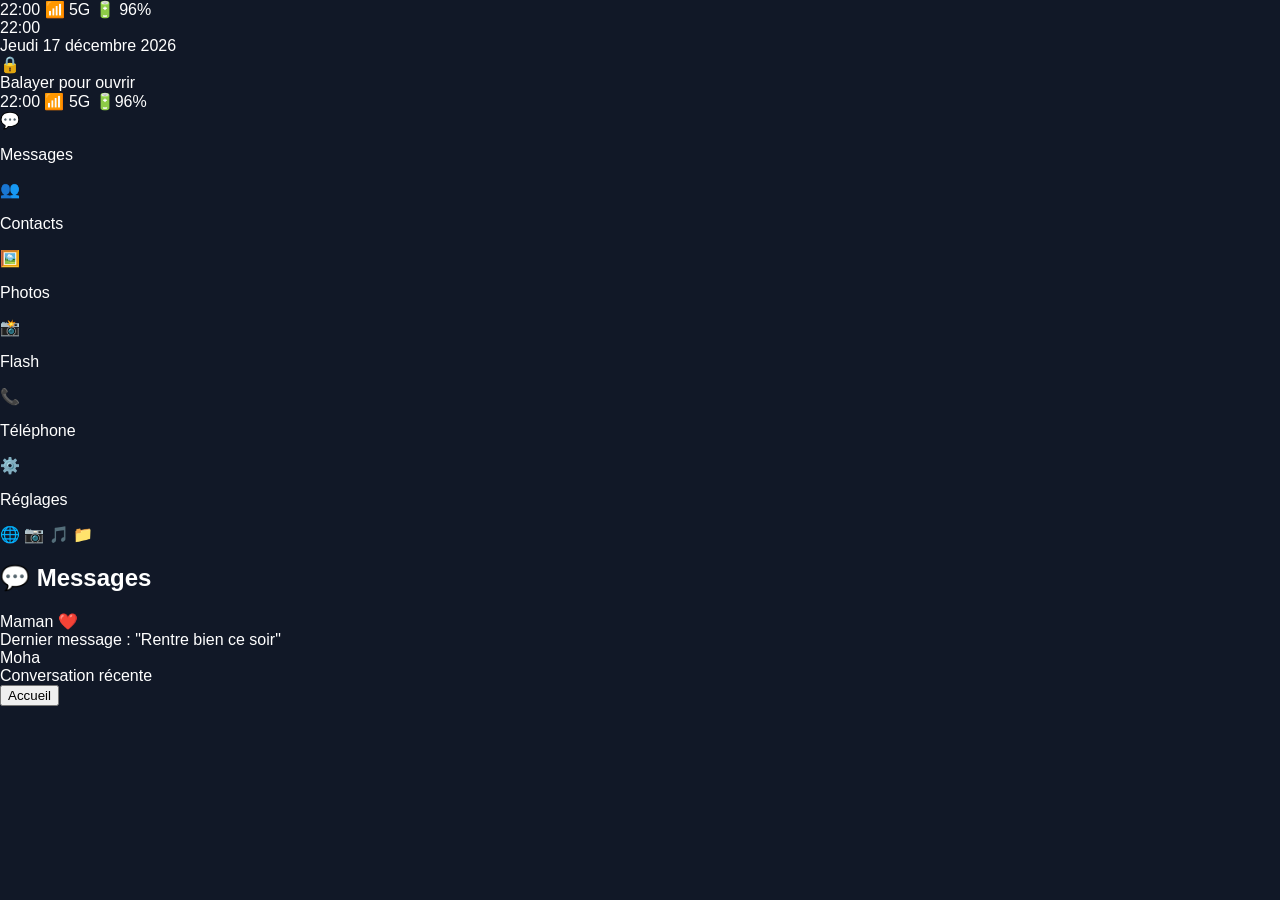
<file: pages/ryan.html>
<!DOCTYPE html>
<html lang="fr">

<head>

<meta charset="UTF-8">
<meta name="viewport" content="width=device-width, initial-scale=1.0">

<title>Téléphone Ryan</title>

<link rel="stylesheet" href="../style.css">

</head>


<body>


<div class="iphone">



<!-- ECRAN VERROUILLAGE -->

<div id="lockscreen" class="ecran verrou">


<div class="barre_statut">

<span>22:00</span>

<span>
📶 <span id="reseau">5G</span>
🔋 <span id="batterie">96</span>%
</span>

</div>



<div class="fond">


<div class="heure">

22:00

</div>


<div class="date">

Jeudi 17 décembre 2026

</div>



<div class="notification">

🔒

</div>



<div class="glisser">

Balayer pour ouvrir

</div>


</div>



</div>







<!-- ECRAN ACCUEIL -->


<div id="accueil" class="ecran accueil cache">



<div class="barre_statut">

<span id="heureAccueil">
22:00
</span>

<span>
📶 5G 🔋96%
</span>

</div>




<div class="applications">



<div class="app" onclick="ouvrirApp('messages')">

💬

<p>Messages</p>

</div>




<div class="app" onclick="ouvrirApp('contacts')">

👥

<p>Contacts</p>

</div>




<div class="app" onclick="ouvrirApp('photos')">

🖼️

<p>Photos</p>

</div>




<div class="app">

📸

<p>Flash</p>

</div>




<div class="app">

📞

<p>Téléphone</p>

</div>




<div class="app">

⚙️

<p>Réglages</p>

</div>




</div>




<div class="dock">

🌐
📷
🎵
📁

</div>



</div>






<!-- APPLICATION MESSAGE POUR TEST -->


<div id="messages" class="ecran application cache">


<h2>💬 Messages</h2>


<div class="message">

Maman ❤️

<br>

Dernier message :
"Rentre bien ce soir"

</div>



<div class="message">

Moha

<br>

Conversation récente

</div>



<button onclick="retourAccueil()">

Accueil

</button>


</div>







<!-- BOUTON BAS -->

<div class="bouton_home"
onclick="retourAccueil()">

</div>



</div>





<script>



let ouvert=false;



document.getElementById("lockscreen")
.onclick=function(){


document.getElementById("lockscreen")
.classList.add("cache");


document.getElementById("accueil")
.classList.remove("cache");


}




function ouvrirApp(app){


document.getElementById("accueil")
.classList.add("cache");


document.getElementById(app)
.classList.remove("cache");


}



function retourAccueil(){


document.querySelectorAll(".ecran")
.forEach(e=>{

e.classList.add("cache");

});


document.getElementById("accueil")
.classList.remove("cache");


}




</script>


</body>

</html>
</file>
<file: style.css>
*{
    box-sizing:border-box;
    font-family:Arial, sans-serif;
}


body{

    margin:0;
    height:100vh;
    background:#111827;
    color:white;

}



.loading{

    height:100vh;
    display:flex;
    flex-direction:column;
    justify-content:center;
    align-items:center;
    background:
    linear-gradient(
    135deg,
    #0b1d33,
    #1e3a5f
    );

}



.loading h1{

    font-size:40px;

}



.loader{

    margin-top:30px;
    width:250px;
    height:8px;
    background:#333;
    border-radius:10px;
    overflow:hidden;

}



.loader::after{

    content:"";
    display:block;
    height:100%;
    width:50%;

    background:#d4af37;

    animation:load 1.5s infinite;

}



@keyframes load{

0%{

transform:translateX(-100%);

}


100%{

transform:translateX(250%);

}


}




.home{

    display:none;
    text-align:center;
    padding-top:100px;

}



.home h1{

    font-size:45px;
    letter-spacing:3px;

}



.home p{

    font-size:22px;

}




.choices{

    margin-top:60px;

    display:flex;
    justify-content:center;
    gap:50px;

}



.choices a{

    width:220px;
    height:180px;

    display:flex;
    justify-content:center;
    align-items:center;

    flex-direction:column;

    text-decoration:none;

    color:white;

    background:#1f2937;

    border:2px solid #d4af37;

    border-radius:20px;

    font-size:28px;

    transition:.3s;

}



.choices a:hover{

    transform:scale(1.08);

    background:#374151;

}
</file>
<file: ordinateur/ordinateur.css>
* {
    box-sizing: border-box;
    margin: 0;
    padding: 0;
}

html,
body {
    width: 100%;
    height: 100%;
    overflow: hidden;
    font-family: Arial, Helvetica, sans-serif;
}

body {
    background: #07111c;
    color: #f1f5f9;
}


/* =========================
   BUREAU
   ========================= */

.desktop {
    position: relative;
    width: 100vw;
    height: 100vh;
    overflow: hidden;
}

.wallpaper {
    position: absolute;
    inset: 0;

    background:
        radial-gradient(
            circle at 50% 35%,
            rgba(35, 74, 107, 0.5),
            transparent 45%
        ),
        linear-gradient(
            135deg,
            #06111c 0%,
            #0b2235 45%,
            #07131f 100%
        );

    display: flex;
    justify-content: center;
    align-items: center;
}

.wallpaper::before {
    content: "";
    position: absolute;
    width: 700px;
    height: 700px;

    border: 2px solid rgba(255,255,255,0.035);
    border-radius: 50%;

    box-shadow:
        0 0 0 80px rgba(255,255,255,0.018),
        0 0 0 160px rgba(255,255,255,0.012);
}

.gn-logo {
    position: relative;
    z-index: 1;
    text-align: center;
    opacity: 0.78;
}

.eagle {
    font-size: 95px;
    margin-bottom: 10px;
    filter: grayscale(1);
}

.gn-logo h1 {
    font-size: 30px;
    letter-spacing: 5px;
    font-weight: 600;
}

.gn-logo p {
    margin-top: 12px;
    font-size: 13px;
    letter-spacing: 3px;
    color: #aab8c5;
}


/* =========================
   ICÔNES
   ========================= */

.desktop-icons {
    position: absolute;
    top: 25px;
    left: 25px;

    display: flex;
    flex-direction: column;
    gap: 15px;

    z-index: 5;
}

.desktop-icon {
    width: 95px;
    min-height: 82px;

    border: 0;
    background: transparent;
    color: white;

    display: flex;
    flex-direction: column;
    align-items: center;
    justify-content: center;

    gap: 6px;

    cursor: pointer;
    border-radius: 8px;

    transition:
        background 0.15s,
        transform 0.15s;
}

.desktop-icon:hover {
    background: rgba(255,255,255,0.12);
}

.desktop-icon:active {
    transform: scale(0.95);
}

.desktop-icon span {
    font-size: 34px;
    filter: drop-shadow(0 2px 3px rgba(0,0,0,0.5));
}

.desktop-icon strong {
    font-size: 12px;
    font-weight: normal;
    text-shadow: 0 2px 3px black;
}


/* =========================
   FENÊTRES
   ========================= */

.app-window {
    position: absolute;

    left: 50%;
    top: 50%;

    transform: translate(-50%, -53%);

    width: min(850px, 85vw);
    height: min(620px, 75vh);

    display: none;
    flex-direction: column;

    background: #101923;

    border: 1px solid #526272;
    border-radius: 8px;

    box-shadow:
        0 25px 70px rgba(0,0,0,0.65),
        0 0 0 1px rgba(255,255,255,0.03);

    overflow: hidden;

    z-index: 20;
}


/* barre de fenêtre */

.window-header {
    height: 48px;
    min-height: 48px;

    display: flex;
    align-items: center;
    justify-content: space-between;

    padding: 0 15px;

    background:
        linear-gradient(
            to bottom,
            #263442,
            #1b2631
        );

    border-bottom: 1px solid #43515e;

    font-size: 14px;
    font-weight: bold;
}

.window-header button {
    width: 32px;
    height: 30px;

    border: 0;
    border-radius: 5px;

    background: transparent;
    color: #dce5ec;

    font-size: 17px;

    cursor: pointer;
}

.window-header button:hover {
    background: #b91c1c;
    color: white;
}


/* contenu */

.window-body {
    flex: 1;

    padding: 25px;

    overflow-y: auto;

    background:
        linear-gradient(
            rgba(12,20,29,0.96),
            rgba(12,20,29,0.96)
        );
}

.window-body h2 {
    margin-bottom: 22px;

    font-size: 23px;
    font-weight: 500;

    color: #e6edf3;
}


/* =========================
   RECHERCHE
   ========================= */

.search-box {
    display: flex;
    gap: 10px;

    margin-bottom: 25px;
}

.search-box input {
    flex: 1;

    height: 43px;

    padding: 0 13px;

    border: 1px solid #526272;
    border-radius: 5px;

    outline: none;

    background: #080f16;
    color: white;

    font-size: 14px;
}

.search-box input:focus {
    border-color: #7895ac;
    box-shadow: 0 0 0 2px rgba(120,149,172,0.12);
}

.search-box button {
    height: 43px;

    padding: 0 20px;

    border: 1px solid #6f8496;
    border-radius: 5px;

    background: #253746;
    color: white;

    cursor: pointer;

    font-weight: bold;
}

.search-box button:hover {
    background: #324c60;
}


/* =========================
   CARTES
   ========================= */

.case-card,
.person-card,
.vehicle-card,
.mail-card {
    padding: 18px;
    margin-bottom: 12px;

    background: #17222d;

    border: 1px solid #344554;
    border-radius: 6px;

    transition: background 0.15s;
}

.case-card:hover,
.person-card:hover,
.vehicle-card:hover,
.mail-card:hover {
    background: #1c2b38;
}

.case-card h3,
.person-card h3,
.vehicle-card h3,
.mail-card strong {
    margin-bottom: 9px;

    display: block;

    color: #edf4f8;
    font-size: 16px;
}

.case-card p,
.person-card p,
.vehicle-card p,
.mail-card p {
    margin-bottom: 7px;

    color: #aebdca;
    font-size: 13px;
    line-height: 1.5;
}

.mail-card small {
    color: #718394;
    font-size: 11px;
}


/* statut */

.status {
    display: inline-block;

    margin-top: 5px;
    padding: 4px 8px;

    border-radius: 3px;

    background: #174c36;
    color: #9ae6c0;

    font-size: 10px;
    font-weight: bold;
}


/* résultat vide */

.empty-result {
    padding: 25px;

    border: 1px dashed #40505e;
    border-radius: 6px;

    text-align: center;

    color: #8393a1;
}


/* documents */

.document-item {
    padding: 15px;
    margin-bottom: 9px;

    border: 1px solid #344554;
    border-radius: 5px;

    background: #17222d;

    color: #d6e0e8;

    cursor: pointer;
}

.document-item:hover {
    background: #223442;
}


/* =========================
   BARRE DES TÂCHES
   ========================= */

.taskbar {
    position: absolute;

    left: 0;
    right: 0;
    bottom: 0;

    height: 54px;

    display: flex;
    align-items: center;
    justify-content: space-between;

    padding: 0 12px;

    background:
        linear-gradient(
            to bottom,
            rgba(20,31,42,0.98),
            rgba(8,15,22,0.98)
        );

    border-top: 1px solid #3e4d5a;

    box-shadow:
        0 -5px 20px rgba(0,0,0,0.25);

    z-index: 50;
}


/* gauche */

.start-area {
    display: flex;
    align-items: center;

    gap: 9px;

    min-width: 160px;

    color: #dce6ed;

    font-size: 13px;
}

.windows-logo {
    width: 30px;
    height: 30px;

    display: flex;
    align-items: center;
    justify-content: center;

    border-radius: 5px;

    background: #263746;

    font-size: 20px;
}


/* centre */

.taskbar-center {
    display: flex;
    align-items: center;

    gap: 6px;
}

.taskbar-center button {
    width: 40px;
    height: 38px;

    border: 0;
    border-radius: 5px;

    background: transparent;

    color: white;

    font-size: 20px;

    cursor: pointer;
}

.taskbar-center button:hover {
    background: rgba(255,255,255,0.12);
}


/* droite */

.system-area {
    min-width: 160px;

    display: flex;
    align-items: center;
    justify-content: flex-end;

    gap: 12px;

    color: #b8c5ce;

    font-size: 12px;
}

#clock {
    min-width: 42px;
    text-align: center;
}


/* =========================
   BARRE DE DÉFILEMENT
   ========================= */

.window-body::-webkit-scrollbar {
    width: 9px;
}

.window-body::-webkit-scrollbar-track {
    background: #0b1219;
}

.window-body::-webkit-scrollbar-thumb {
    background: #3b4b59;
    border-radius: 10px;
}

.window-body::-webkit-scrollbar-thumb:hover {
    background: #526678;
}


/* =========================
   PETITS ÉCRANS
   ========================= */

@media (max-width: 700px) {

    .gn-logo h1 {
        font-size: 20px;
        letter-spacing: 2px;
    }

    .gn-logo p {
        font-size: 9px;
        letter-spacing: 1px;
    }

    .eagle {
        font-size: 65px;
    }

    .desktop-icons {
        gap: 5px;
    }

    .desktop-icon {
        width: 75px;
    }

    .app-window {
        width: 94vw;
        height: 78vh;
    }

    .start-area strong {
        display: none;
    }

}
</file>
